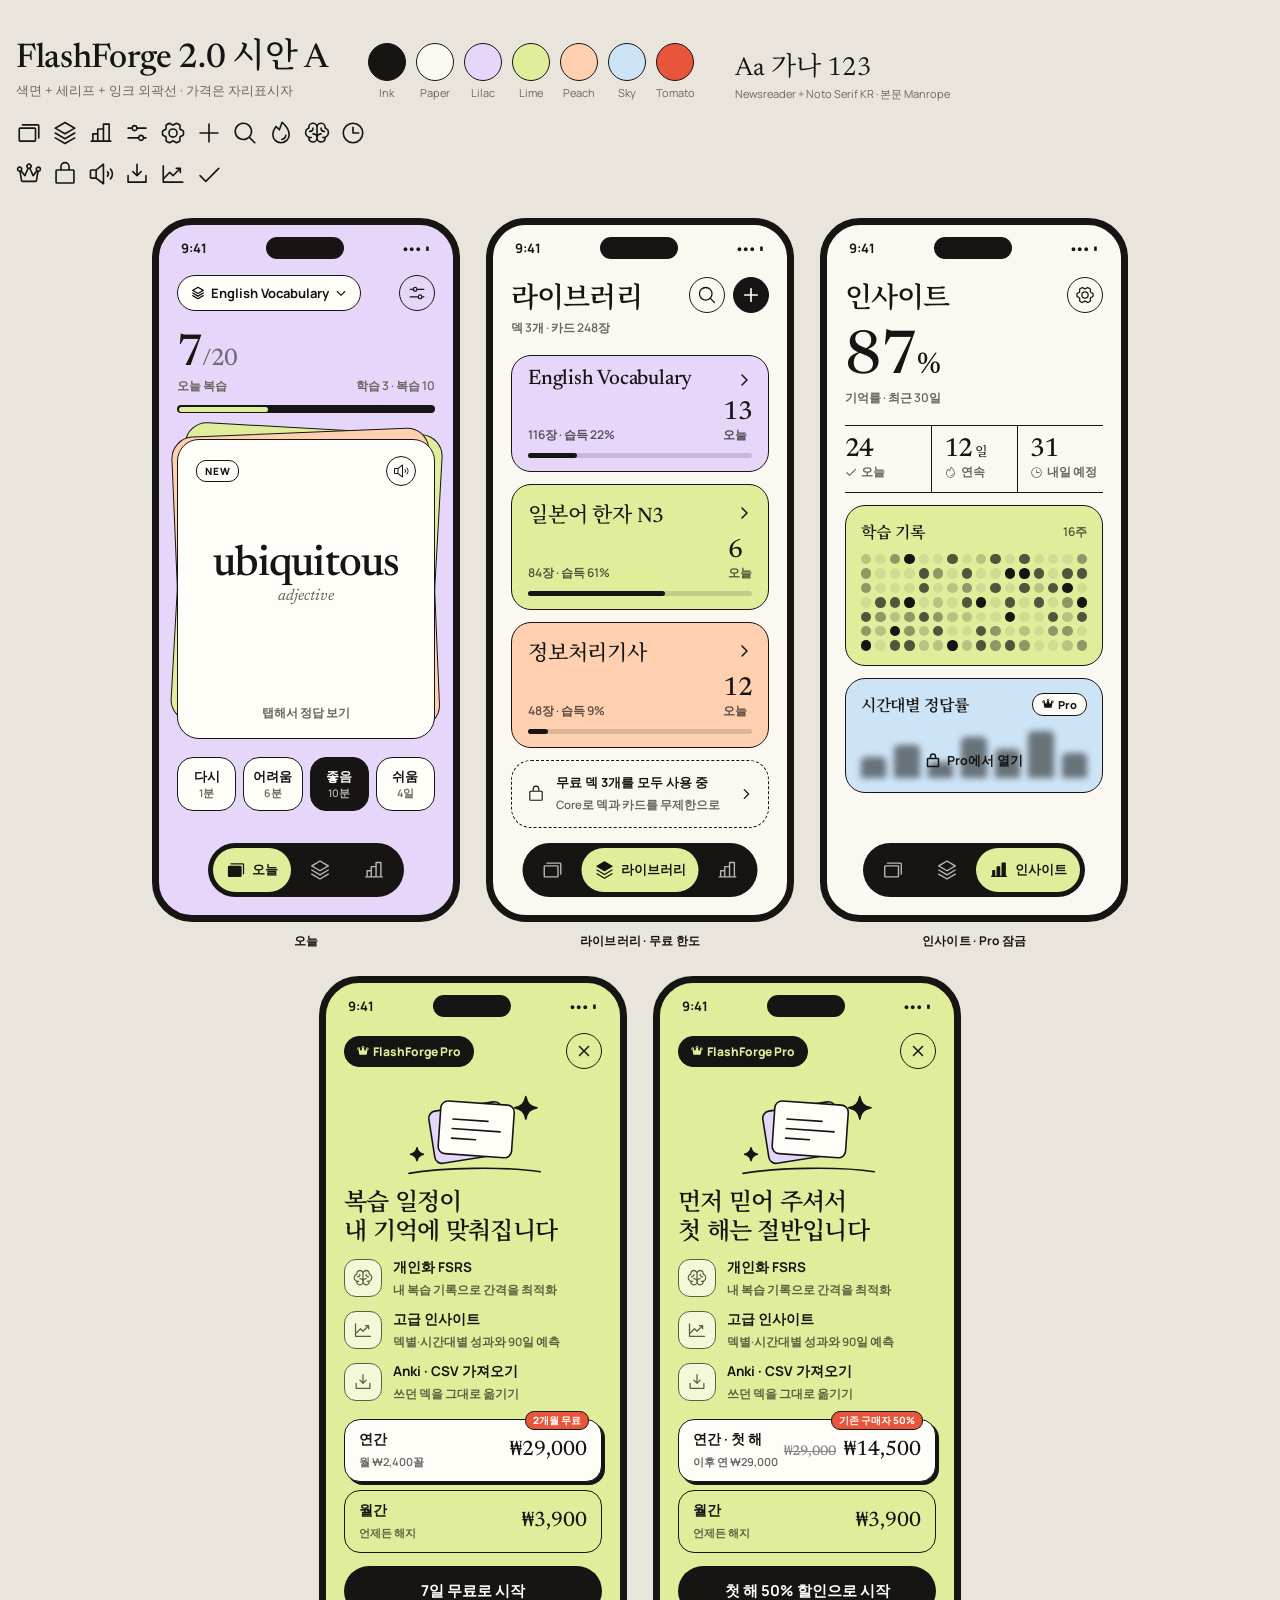
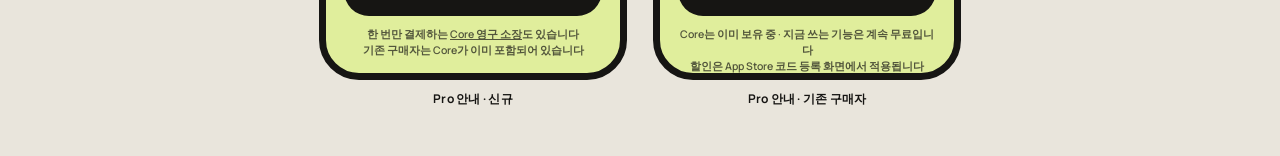
<file: Design/2.0-concept-A.html>
<!doctype html><html lang="ko"><head><meta charset="utf-8"><meta name="viewport" content="width=device-width,initial-scale=1">
<title>FlashForge 2.0 시안</title>
<link rel="preconnect" href="https://fonts.googleapis.com"><link rel="preconnect" href="https://fonts.gstatic.com" crossorigin>
<link href="https://fonts.googleapis.com/css2?family=Manrope:wght@500;600;700;800&family=Newsreader:ital,opsz,wght@0,6..72,400;0,6..72,500;1,6..72,400&family=Noto+Serif+KR:wght@500;600&display=swap" rel="stylesheet">
<style>
:root{--ink:#161513;--paper:#FBF8F1;--white:#FFFDF8;--lilac:#E6D6FA;--lime:#E0EE9C;--peach:#FFD0B0;--sky:#CDE4F7;--tomato:#E8553A;--mute:#6B665E}
*{box-sizing:border-box;margin:0}
body{background:#E9E5DC;color:var(--ink);font-family:Manrope,-apple-system,"Apple SD Gothic Neo",sans-serif;padding:28px 16px 48px}
.wrap{max-width:1700px;margin:0 auto}
.top{display:flex;flex-wrap:wrap;gap:20px 40px;align-items:flex-end;margin-bottom:26px}
.title{font-family:Newsreader,"Noto Serif KR",serif;font-size:34px;font-weight:500;letter-spacing:-.01em}
.sub{font-size:13px;color:var(--mute);margin-top:4px}
.sws{display:flex;gap:10px}.sw{font-size:11px;color:var(--mute);text-align:center}.sw i{display:block;width:38px;height:38px;border-radius:50%;border:1.5px solid var(--ink);margin-bottom:4px}
.icons{display:flex;flex-wrap:wrap;gap:10px;max-width:380px}
.type{font-family:Newsreader,"Noto Serif KR",serif;font-size:26px;line-height:1.1}.type small{display:block;font-family:Manrope,sans-serif;font-size:11px;color:var(--mute);margin-top:4px}
.phones{display:flex;flex-wrap:wrap;gap:26px;justify-content:center}
.col{display:flex;flex-direction:column;gap:10px;align-items:center}.lab{font-size:12px;font-weight:700;letter-spacing:.02em}
.phone{position:relative;width:308px;height:704px;border-radius:40px;border:7px solid var(--ink);overflow:hidden}
.status{display:flex;justify-content:space-between;align-items:center;padding:12px 22px 0;font-size:13px;font-weight:700}
.isl{width:78px;height:22px;border-radius:12px;background:var(--ink)}.sr{font-size:9px;letter-spacing:1px}
.pad{padding:16px 18px}
.row{display:flex;align-items:center}.sb{justify-content:space-between}
.pill{display:inline-flex;align-items:center;gap:6px;height:36px;padding:0 13px;border:1.5px solid var(--ink);border-radius:18px;font-size:13px;font-weight:700;background:var(--white)}
.cbtn{width:36px;height:36px;border-radius:50%;border:1.5px solid var(--ink);display:grid;place-items:center;background:transparent}
.cbtn.sm{width:30px;height:30px}.cbtn.fill{background:var(--ink);color:var(--white)}
.num{font-family:Newsreader,serif;font-weight:500;letter-spacing:-.02em}
.num small{font-family:"Noto Serif KR",serif;font-size:.5em;margin-left:2px}
.cap{font-size:12px;color:var(--mute);font-weight:600;display:flex;align-items:center;gap:4px}.cap.ink{color:var(--ink);opacity:.7}
.track{height:8px;border-radius:4px;background:var(--ink);margin-top:10px;padding:1.5px}.track i{display:block;height:100%;border-radius:3px;background:var(--lime)}
.track.thin{height:5px;background:rgba(22,21,19,.15);padding:0;margin-top:9px}
.stackwrap{position:relative;margin-top:26px;height:300px}
.sheet,.card{position:absolute;inset:0;border:1.5px solid var(--ink);border-radius:22px;background:var(--white)}
.s1{transform:rotate(-2.4deg) translateY(-7px);background:var(--peach)}.s2{transform:rotate(3.2deg) translateY(-11px);background:var(--lime)}
.card{padding:16px 18px;display:flex;flex-direction:column}
.tag{font-size:10px;font-weight:800;letter-spacing:.08em;border:1.5px solid var(--ink);border-radius:10px;padding:3px 8px}
.word{font-family:Newsreader,"Noto Serif KR",serif;font-size:42px;font-weight:500;letter-spacing:-.02em;margin-top:58px;text-align:center}
.pos{font-family:Newsreader,serif;font-style:italic;font-size:16px;color:var(--mute);text-align:center;margin-top:2px}
.hint{margin-top:auto;text-align:center;font-size:12px;color:var(--mute);font-weight:600}
.grades{display:grid;grid-template-columns:repeat(4,1fr);gap:7px;margin-top:18px}
.g{height:54px;border:1.5px solid var(--ink);border-radius:16px;display:flex;flex-direction:column;align-items:center;justify-content:center;background:var(--white)}
.g b{font-size:13px}.g span{font-size:10.5px;color:var(--mute);font-weight:600}
.g.on{background:var(--ink);color:var(--white)}.g.on span{color:rgba(255,253,248,.65)}
.tab{position:absolute;left:50%;bottom:18px;transform:translateX(-50%);display:flex;gap:4px;padding:5px;border-radius:30px;background:var(--ink);color:var(--white)}
.ti{height:44px;min-width:50px;border-radius:22px;display:flex;align-items:center;justify-content:center;gap:6px;padding:0 13px;font-size:12.5px;font-weight:700;opacity:.7;white-space:nowrap}
.ti.on{background:var(--lime);color:var(--ink);opacity:1}
.h1{font-family:"Noto Serif KR",Newsreader,serif;font-size:28px;font-weight:600;letter-spacing:-.03em}
.h3{font-family:"Noto Serif KR",serif;font-size:16px;font-weight:600;letter-spacing:-.02em}
.deck{border:1.5px solid var(--ink);border-radius:20px;padding:13px 16px 13px}
.dtitle{font-family:Newsreader,"Noto Serif KR",serif;font-size:21px;font-weight:500;letter-spacing:-.01em}
.limit{display:flex;align-items:center;gap:11px;border:1.5px dashed var(--ink);border-radius:20px;padding:13px 15px}
.limit div{flex:1}.limit b{display:block;font-size:12.5px}.limit span{font-size:11.5px;color:var(--mute);font-weight:600}
.stats{display:grid;grid-template-columns:repeat(3,1fr);margin-top:18px;border-top:1.5px solid var(--ink);border-bottom:1.5px solid var(--ink)}
.stats>div{padding:11px 0 11px 12px;border-left:1.5px solid var(--ink)}.stats>div:first-child{border-left:0;padding-left:0}
.stats .num{font-size:26px}
.block{position:relative;border:1.5px solid var(--ink);border-radius:20px;padding:14px 15px;margin-top:12px;overflow:hidden}
.dots{display:grid;grid-template-columns:repeat(16,1fr);gap:4px;margin-top:11px}.dots i{aspect-ratio:1;border-radius:50%;background:var(--ink)}
.bars{display:flex;align-items:flex-end;gap:8px;height:52px;margin-top:10px;filter:blur(3px);opacity:.55}.bars i{flex:1;background:var(--ink);border-radius:5px 5px 0 0}
.veil{position:absolute;left:0;right:0;bottom:22px;display:flex;justify-content:center;align-items:center;gap:6px;font-size:12.5px;font-weight:700}
.pro{display:inline-flex;align-items:center;gap:4px;font-size:11px;font-weight:800;border:1.5px solid var(--ink);border-radius:11px;padding:3px 9px;background:var(--white)}
.pro.solid{background:var(--ink);color:var(--lime);font-size:12px;padding:6px 12px;border-radius:15px}
.feat{display:flex;gap:11px;align-items:center}.fi{width:38px;height:38px;border-radius:12px;border:1.5px solid var(--ink);display:grid;place-items:center;background:var(--white);flex:none}
.feat b{display:block;font-size:13.5px}.feat span{font-size:11.5px;font-weight:600;opacity:.65}
.plans{display:grid;gap:8px;margin-top:16px}
.plan{position:relative;display:flex;justify-content:space-between;align-items:center;border:1.5px solid var(--ink);border-radius:16px;padding:10px 14px;background:transparent}
.plan.on{background:var(--white);box-shadow:3px 3px 0 var(--ink)}
.plan b{display:block;font-size:13.5px}.plan span{font-size:11px;font-weight:600;opacity:.65}
.price{font-family:Newsreader,serif;font-size:21px;font-weight:500}.price s{font-size:14px;opacity:.5;margin-right:3px}
.plan em{position:absolute;top:-9px;right:12px;font-style:normal;font-size:10px;font-weight:800;background:var(--tomato);color:#fff;border:1.5px solid var(--ink);border-radius:9px;padding:1px 7px}
.cta{margin-top:13px;height:50px;border-radius:25px;background:var(--ink);color:var(--white);display:grid;place-items:center;font-size:15px;font-weight:700}
.fine{margin-top:10px;text-align:center;font-size:10.5px;line-height:1.55;font-weight:600;opacity:.7}
</style></head><body><div class="wrap">
<div class="top">
  <div><div class="title">FlashForge 2.0 시안 A</div><div class="sub">색면 + 세리프 + 잉크 외곽선 · 가격은 자리표시자</div></div>
  <div class="sws"><div class="sw"><i style="background:var(--ink)"></i><span>Ink</span></div><div class="sw"><i style="background:var(--paper)"></i><span>Paper</span></div><div class="sw"><i style="background:var(--lilac)"></i><span>Lilac</span></div><div class="sw"><i style="background:var(--lime)"></i><span>Lime</span></div><div class="sw"><i style="background:var(--peach)"></i><span>Peach</span></div><div class="sw"><i style="background:var(--sky)"></i><span>Sky</span></div><div class="sw"><i style="background:var(--tomato)"></i><span>Tomato</span></div></div>
  <div class="type">Aa 가나 123<small>Newsreader + Noto Serif KR · 본문 Manrope</small></div>
  <div class="icons"><span><svg xmlns="http://www.w3.org/2000/svg" viewBox="0 0 256 256" width="26" height="26" fill="currentColor" aria-hidden="true"><path d="M184,72H40A16,16,0,0,0,24,88V200a16,16,0,0,0,16,16H184a16,16,0,0,0,16-16V88A16,16,0,0,0,184,72Zm0,128H40V88H184V200ZM232,56V176a8,8,0,0,1-16,0V56H64a8,8,0,0,1,0-16H216A16,16,0,0,1,232,56Z"/></svg></span><span><svg xmlns="http://www.w3.org/2000/svg" viewBox="0 0 256 256" width="26" height="26" fill="currentColor" aria-hidden="true"><path d="M230.91,172A8,8,0,0,1,228,182.91l-96,56a8,8,0,0,1-8.06,0l-96-56A8,8,0,0,1,36,169.09l92,53.65,92-53.65A8,8,0,0,1,230.91,172ZM220,121.09l-92,53.65L36,121.09A8,8,0,0,0,28,134.91l96,56a8,8,0,0,0,8.06,0l96-56A8,8,0,1,0,220,121.09ZM24,80a8,8,0,0,1,4-6.91l96-56a8,8,0,0,1,8.06,0l96,56a8,8,0,0,1,0,13.82l-96,56a8,8,0,0,1-8.06,0l-96-56A8,8,0,0,1,24,80Zm23.88,0L128,126.74,208.12,80,128,33.26Z"/></svg></span><span><svg xmlns="http://www.w3.org/2000/svg" viewBox="0 0 256 256" width="26" height="26" fill="currentColor" aria-hidden="true"><path d="M224,200h-8V40a8,8,0,0,0-8-8H152a8,8,0,0,0-8,8V80H96a8,8,0,0,0-8,8v40H48a8,8,0,0,0-8,8v64H32a8,8,0,0,0,0,16H224a8,8,0,0,0,0-16ZM160,48h40V200H160ZM104,96h40V200H104ZM56,144H88v56H56Z"/></svg></span><span><svg xmlns="http://www.w3.org/2000/svg" viewBox="0 0 256 256" width="26" height="26" fill="currentColor" aria-hidden="true"><path d="M40,88H73a32,32,0,0,0,62,0h81a8,8,0,0,0,0-16H135a32,32,0,0,0-62,0H40a8,8,0,0,0,0,16Zm64-24A16,16,0,1,1,88,80,16,16,0,0,1,104,64ZM216,168H199a32,32,0,0,0-62,0H40a8,8,0,0,0,0,16h97a32,32,0,0,0,62,0h17a8,8,0,0,0,0-16Zm-48,24a16,16,0,1,1,16-16A16,16,0,0,1,168,192Z"/></svg></span><span><svg xmlns="http://www.w3.org/2000/svg" viewBox="0 0 256 256" width="26" height="26" fill="currentColor" aria-hidden="true"><path d="M128,80a48,48,0,1,0,48,48A48.05,48.05,0,0,0,128,80Zm0,80a32,32,0,1,1,32-32A32,32,0,0,1,128,160Zm109.94-52.79a8,8,0,0,0-3.89-5.4l-29.83-17-.12-33.62a8,8,0,0,0-2.83-6.08,111.91,111.91,0,0,0-36.72-20.67,8,8,0,0,0-6.46.59L128,41.85,97.88,25a8,8,0,0,0-6.47-.6A112.1,112.1,0,0,0,54.73,45.15a8,8,0,0,0-2.83,6.07l-.15,33.65-29.83,17a8,8,0,0,0-3.89,5.4,106.47,106.47,0,0,0,0,41.56,8,8,0,0,0,3.89,5.4l29.83,17,.12,33.62a8,8,0,0,0,2.83,6.08,111.91,111.91,0,0,0,36.72,20.67,8,8,0,0,0,6.46-.59L128,214.15,158.12,231a7.91,7.91,0,0,0,3.9,1,8.09,8.09,0,0,0,2.57-.42,112.1,112.1,0,0,0,36.68-20.73,8,8,0,0,0,2.83-6.07l.15-33.65,29.83-17a8,8,0,0,0,3.89-5.4A106.47,106.47,0,0,0,237.94,107.21Zm-15,34.91-28.57,16.25a8,8,0,0,0-3,3c-.58,1-1.19,2.06-1.81,3.06a7.94,7.94,0,0,0-1.22,4.21l-.15,32.25a95.89,95.89,0,0,1-25.37,14.3L134,199.13a8,8,0,0,0-3.91-1h-.19c-1.21,0-2.43,0-3.64,0a8.08,8.08,0,0,0-4.1,1l-28.84,16.1A96,96,0,0,1,67.88,201l-.11-32.2a8,8,0,0,0-1.22-4.22c-.62-1-1.23-2-1.8-3.06a8.09,8.09,0,0,0-3-3.06l-28.6-16.29a90.49,90.49,0,0,1,0-28.26L61.67,97.63a8,8,0,0,0,3-3c.58-1,1.19-2.06,1.81-3.06a7.94,7.94,0,0,0,1.22-4.21l.15-32.25a95.89,95.89,0,0,1,25.37-14.3L122,56.87a8,8,0,0,0,4.1,1c1.21,0,2.43,0,3.64,0a8.08,8.08,0,0,0,4.1-1l28.84-16.1A96,96,0,0,1,188.12,55l.11,32.2a8,8,0,0,0,1.22,4.22c.62,1,1.23,2,1.8,3.06a8.09,8.09,0,0,0,3,3.06l28.6,16.29A90.49,90.49,0,0,1,222.9,142.12Z"/></svg></span><span><svg xmlns="http://www.w3.org/2000/svg" viewBox="0 0 256 256" width="26" height="26" fill="currentColor" aria-hidden="true"><path d="M224,128a8,8,0,0,1-8,8H136v80a8,8,0,0,1-16,0V136H40a8,8,0,0,1,0-16h80V40a8,8,0,0,1,16,0v80h80A8,8,0,0,1,224,128Z"/></svg></span><span><svg xmlns="http://www.w3.org/2000/svg" viewBox="0 0 256 256" width="26" height="26" fill="currentColor" aria-hidden="true"><path d="M229.66,218.34l-50.07-50.06a88.11,88.11,0,1,0-11.31,11.31l50.06,50.07a8,8,0,0,0,11.32-11.32ZM40,112a72,72,0,1,1,72,72A72.08,72.08,0,0,1,40,112Z"/></svg></span><span><svg xmlns="http://www.w3.org/2000/svg" viewBox="0 0 256 256" width="26" height="26" fill="currentColor" aria-hidden="true"><path d="M183.89,153.34a57.6,57.6,0,0,1-46.56,46.55A8.75,8.75,0,0,1,136,200a8,8,0,0,1-1.32-15.89c16.57-2.79,30.63-16.85,33.44-33.45a8,8,0,0,1,15.78,2.68ZM216,144a88,88,0,0,1-176,0c0-27.92,11-56.47,32.66-84.85a8,8,0,0,1,11.93-.89l24.12,23.41,22-60.41a8,8,0,0,1,12.63-3.41C165.21,36,216,84.55,216,144Zm-16,0c0-46.09-35.79-85.92-58.21-106.33L119.52,98.74a8,8,0,0,1-13.09,3L80.06,76.16C64.09,99.21,56,122,56,144a72,72,0,0,0,144,0Z"/></svg></span><span><svg xmlns="http://www.w3.org/2000/svg" viewBox="0 0 256 256" width="26" height="26" fill="currentColor" aria-hidden="true"><path d="M248,124a56.11,56.11,0,0,0-32-50.61V72a48,48,0,0,0-88-26.49A48,48,0,0,0,40,72v1.39a56,56,0,0,0,0,101.2V176a48,48,0,0,0,88,26.49A48,48,0,0,0,216,176v-1.41A56.09,56.09,0,0,0,248,124ZM88,208a32,32,0,0,1-31.81-28.56A55.87,55.87,0,0,0,64,180h8a8,8,0,0,0,0-16H64A40,40,0,0,1,50.67,86.27,8,8,0,0,0,56,78.73V72a32,32,0,0,1,64,0v68.26A47.8,47.8,0,0,0,88,128a8,8,0,0,0,0,16,32,32,0,0,1,0,64Zm104-44h-8a8,8,0,0,0,0,16h8a55.87,55.87,0,0,0,7.81-.56A32,32,0,1,1,168,144a8,8,0,0,0,0-16,47.8,47.8,0,0,0-32,12.26V72a32,32,0,0,1,64,0v6.73a8,8,0,0,0,5.33,7.54A40,40,0,0,1,192,164Zm16-52a8,8,0,0,1-8,8h-4a36,36,0,0,1-36-36V80a8,8,0,0,1,16,0v4a20,20,0,0,0,20,20h4A8,8,0,0,1,208,112ZM60,120H56a8,8,0,0,1,0-16h4A20,20,0,0,0,80,84V80a8,8,0,0,1,16,0v4A36,36,0,0,1,60,120Z"/></svg></span><span><svg xmlns="http://www.w3.org/2000/svg" viewBox="0 0 256 256" width="26" height="26" fill="currentColor" aria-hidden="true"><path d="M128,24A104,104,0,1,0,232,128,104.11,104.11,0,0,0,128,24Zm0,192a88,88,0,1,1,88-88A88.1,88.1,0,0,1,128,216Zm64-88a8,8,0,0,1-8,8H128a8,8,0,0,1-8-8V72a8,8,0,0,1,16,0v48h48A8,8,0,0,1,192,128Z"/></svg></span><span><svg xmlns="http://www.w3.org/2000/svg" viewBox="0 0 256 256" width="26" height="26" fill="currentColor" aria-hidden="true"><path d="M248,80a28,28,0,1,0-51.12,15.77l-26.79,33L146,73.4a28,28,0,1,0-36.06,0L85.91,128.74l-26.79-33a28,28,0,1,0-26.6,12L47,194.63A16,16,0,0,0,62.78,208H193.22A16,16,0,0,0,209,194.63l14.47-86.85A28,28,0,0,0,248,80ZM128,40a12,12,0,1,1-12,12A12,12,0,0,1,128,40ZM24,80A12,12,0,1,1,36,92,12,12,0,0,1,24,80ZM193.22,192H62.78L48.86,108.52,81.79,149A8,8,0,0,0,88,152a7.83,7.83,0,0,0,1.08-.07,8,8,0,0,0,6.26-4.74l29.3-67.4a27,27,0,0,0,6.72,0l29.3,67.4a8,8,0,0,0,6.26,4.74A7.83,7.83,0,0,0,168,152a8,8,0,0,0,6.21-3l32.93-40.52ZM220,92a12,12,0,1,1,12-12A12,12,0,0,1,220,92Z"/></svg></span><span><svg xmlns="http://www.w3.org/2000/svg" viewBox="0 0 256 256" width="26" height="26" fill="currentColor" aria-hidden="true"><path d="M208,80H176V56a48,48,0,0,0-96,0V80H48A16,16,0,0,0,32,96V208a16,16,0,0,0,16,16H208a16,16,0,0,0,16-16V96A16,16,0,0,0,208,80ZM96,56a32,32,0,0,1,64,0V80H96ZM208,208H48V96H208V208Z"/></svg></span><span><svg xmlns="http://www.w3.org/2000/svg" viewBox="0 0 256 256" width="26" height="26" fill="currentColor" aria-hidden="true"><path d="M155.51,24.81a8,8,0,0,0-8.42.88L77.25,80H32A16,16,0,0,0,16,96v64a16,16,0,0,0,16,16H77.25l69.84,54.31A8,8,0,0,0,160,224V32A8,8,0,0,0,155.51,24.81ZM32,96H72v64H32ZM144,207.64,88,164.09V91.91l56-43.55Zm54-106.08a40,40,0,0,1,0,52.88,8,8,0,0,1-12-10.58,24,24,0,0,0,0-31.72,8,8,0,0,1,12-10.58ZM248,128a79.9,79.9,0,0,1-20.37,53.34,8,8,0,0,1-11.92-10.67,64,64,0,0,0,0-85.33,8,8,0,1,1,11.92-10.67A79.83,79.83,0,0,1,248,128Z"/></svg></span><span><svg xmlns="http://www.w3.org/2000/svg" viewBox="0 0 256 256" width="26" height="26" fill="currentColor" aria-hidden="true"><path d="M224,144v64a8,8,0,0,1-8,8H40a8,8,0,0,1-8-8V144a8,8,0,0,1,16,0v56H208V144a8,8,0,0,1,16,0Zm-101.66,5.66a8,8,0,0,0,11.32,0l40-40a8,8,0,0,0-11.32-11.32L136,124.69V32a8,8,0,0,0-16,0v92.69L93.66,98.34a8,8,0,0,0-11.32,11.32Z"/></svg></span><span><svg xmlns="http://www.w3.org/2000/svg" viewBox="0 0 256 256" width="26" height="26" fill="currentColor" aria-hidden="true"><path d="M232,208a8,8,0,0,1-8,8H32a8,8,0,0,1-8-8V48a8,8,0,0,1,16,0V156.69l50.34-50.35a8,8,0,0,1,11.32,0L128,132.69,180.69,80H160a8,8,0,0,1,0-16h40a8,8,0,0,1,8,8v40a8,8,0,0,1-16,0V91.31l-58.34,58.35a8,8,0,0,1-11.32,0L96,123.31l-56,56V200H224A8,8,0,0,1,232,208Z"/></svg></span><span><svg xmlns="http://www.w3.org/2000/svg" viewBox="0 0 256 256" width="26" height="26" fill="currentColor" aria-hidden="true"><path d="M229.66,77.66l-128,128a8,8,0,0,1-11.32,0l-56-56a8,8,0,0,1,11.32-11.32L96,188.69,218.34,66.34a8,8,0,0,1,11.32,11.32Z"/></svg></span></div>
</div>
<div class="phones">
  <div class="col">
<div class="phone" style="background:var(--lilac)">
  <div class="status"><span>9:41</span><span class="isl"></span><span class="sr">●●● ▮</span></div>
  <div class="pad">
    <div class="row sb">
      <div class="pill"><svg xmlns="http://www.w3.org/2000/svg" viewBox="0 0 256 256" width="14" height="14" fill="currentColor" aria-hidden="true"><path d="M234.36,170A12,12,0,0,1,230,186.37l-96,56a12,12,0,0,1-12.1,0l-96-56a12,12,0,0,1,12.09-20.74l90,52.48L218,165.63A12,12,0,0,1,234.36,170ZM218,117.63,128,170.11,38.05,117.63A12,12,0,0,0,26,138.37l96,56a12,12,0,0,0,12.1,0l96-56A12,12,0,0,0,218,117.63ZM20,80a12,12,0,0,1,6-10.37l96-56a12.06,12.06,0,0,1,12.1,0l96,56a12,12,0,0,1,0,20.74l-96,56a12,12,0,0,1-12.1,0l-96-56A12,12,0,0,1,20,80Zm35.82,0L128,122.11,200.18,80,128,37.89Z"/></svg><span>English Vocabulary</span><svg xmlns="http://www.w3.org/2000/svg" viewBox="0 0 256 256" width="12" height="12" fill="currentColor" aria-hidden="true"><path d="M216.49,104.49l-80,80a12,12,0,0,1-17,0l-80-80a12,12,0,0,1,17-17L128,159l71.51-71.52a12,12,0,0,1,17,17Z"/></svg></div>
      <div class="cbtn"><svg xmlns="http://www.w3.org/2000/svg" viewBox="0 0 256 256" width="20" height="20" fill="currentColor" aria-hidden="true"><path d="M40,88H73a32,32,0,0,0,62,0h81a8,8,0,0,0,0-16H135a32,32,0,0,0-62,0H40a8,8,0,0,0,0,16Zm64-24A16,16,0,1,1,88,80,16,16,0,0,1,104,64ZM216,168H199a32,32,0,0,0-62,0H40a8,8,0,0,0,0,16h97a32,32,0,0,0,62,0h17a8,8,0,0,0,0-16Zm-48,24a16,16,0,1,1,16-16A16,16,0,0,1,168,192Z"/></svg></div>
    </div>
    <div class="row sb" style="margin-top:22px;align-items:flex-end">
      <div><span class="num" style="font-size:44px">7</span><span class="num" style="font-size:24px;opacity:.55">/20</span><div class="cap">오늘 복습</div></div>
      <div class="cap" style="text-align:right">학습 3 · 복습 10</div>
    </div>
    <div class="track"><i style="width:35%"></i></div>
    <div class="stackwrap">
      <div class="sheet s2"></div><div class="sheet s1"></div>
      <div class="card">
        <div class="row sb"><span class="tag">NEW</span><span class="cbtn sm"><svg xmlns="http://www.w3.org/2000/svg" viewBox="0 0 256 256" width="16" height="16" fill="currentColor" aria-hidden="true"><path d="M155.51,24.81a8,8,0,0,0-8.42.88L77.25,80H32A16,16,0,0,0,16,96v64a16,16,0,0,0,16,16H77.25l69.84,54.31A8,8,0,0,0,160,224V32A8,8,0,0,0,155.51,24.81ZM32,96H72v64H32ZM144,207.64,88,164.09V91.91l56-43.55Zm54-106.08a40,40,0,0,1,0,52.88,8,8,0,0,1-12-10.58,24,24,0,0,0,0-31.72,8,8,0,0,1,12-10.58ZM248,128a79.9,79.9,0,0,1-20.37,53.34,8,8,0,0,1-11.92-10.67,64,64,0,0,0,0-85.33,8,8,0,1,1,11.92-10.67A79.83,79.83,0,0,1,248,128Z"/></svg></span></div>
        <div class="word">ubiquitous</div>
        <div class="pos">adjective</div>
        <div class="hint">탭해서 정답 보기</div>
      </div>
    </div>
    <div class="grades">
      <div class="g"><b>다시</b><span>1분</span></div>
      <div class="g"><b>어려움</b><span>6분</span></div>
      <div class="g on"><b>좋음</b><span>10분</span></div>
      <div class="g"><b>쉬움</b><span>4일</span></div>
    </div>
  </div>
  <div class="tab"><div class="ti on"><svg xmlns="http://www.w3.org/2000/svg" viewBox="0 0 256 256" width="20" height="20" fill="currentColor" aria-hidden="true"><path d="M200,88V200a16,16,0,0,1-16,16H40a16,16,0,0,1-16-16V88A16,16,0,0,1,40,72H184A16,16,0,0,1,200,88Zm16-48H64a8,8,0,0,0,0,16H216V176a8,8,0,0,0,16,0V56A16,16,0,0,0,216,40Z"/></svg><span>오늘</span></div><div class="ti"><svg xmlns="http://www.w3.org/2000/svg" viewBox="0 0 256 256" width="22" height="22" fill="currentColor" aria-hidden="true"><path d="M230.91,172A8,8,0,0,1,228,182.91l-96,56a8,8,0,0,1-8.06,0l-96-56A8,8,0,0,1,36,169.09l92,53.65,92-53.65A8,8,0,0,1,230.91,172ZM220,121.09l-92,53.65L36,121.09A8,8,0,0,0,28,134.91l96,56a8,8,0,0,0,8.06,0l96-56A8,8,0,1,0,220,121.09ZM24,80a8,8,0,0,1,4-6.91l96-56a8,8,0,0,1,8.06,0l96,56a8,8,0,0,1,0,13.82l-96,56a8,8,0,0,1-8.06,0l-96-56A8,8,0,0,1,24,80Zm23.88,0L128,126.74,208.12,80,128,33.26Z"/></svg></div><div class="ti"><svg xmlns="http://www.w3.org/2000/svg" viewBox="0 0 256 256" width="22" height="22" fill="currentColor" aria-hidden="true"><path d="M224,200h-8V40a8,8,0,0,0-8-8H152a8,8,0,0,0-8,8V80H96a8,8,0,0,0-8,8v40H48a8,8,0,0,0-8,8v64H32a8,8,0,0,0,0,16H224a8,8,0,0,0,0-16ZM160,48h40V200H160ZM104,96h40V200H104ZM56,144H88v56H56Z"/></svg></div></div>
</div><div class="lab">오늘</div></div>
  <div class="col">
<div class="phone" style="background:var(--paper)">
  <div class="status"><span>9:41</span><span class="isl"></span><span class="sr">●●● ▮</span></div>
  <div class="pad">
    <div class="row sb"><div class="h1">라이브러리</div>
      <div class="row" style="gap:8px"><div class="cbtn"><svg xmlns="http://www.w3.org/2000/svg" viewBox="0 0 256 256" width="20" height="20" fill="currentColor" aria-hidden="true"><path d="M229.66,218.34l-50.07-50.06a88.11,88.11,0,1,0-11.31,11.31l50.06,50.07a8,8,0,0,0,11.32-11.32ZM40,112a72,72,0,1,1,72,72A72.08,72.08,0,0,1,40,112Z"/></svg></div><div class="cbtn fill"><svg xmlns="http://www.w3.org/2000/svg" viewBox="0 0 256 256" width="18" height="18" fill="currentColor" aria-hidden="true"><path d="M228,128a12,12,0,0,1-12,12H140v76a12,12,0,0,1-24,0V140H40a12,12,0,0,1,0-24h76V40a12,12,0,0,1,24,0v76h76A12,12,0,0,1,228,128Z"/></svg></div></div>
    </div>
    <div class="cap" style="margin-top:4px">덱 3개 · 카드 248장</div>
    <div style="margin-top:18px;display:grid;gap:12px">
      <div class="deck" style="background:var(--lilac)">
      <div class="row sb"><div class="dtitle">English Vocabulary</div><svg xmlns="http://www.w3.org/2000/svg" viewBox="0 0 256 256" width="16" height="16" fill="currentColor" aria-hidden="true"><path d="M184.49,136.49l-80,80a12,12,0,0,1-17-17L159,128,87.51,56.49a12,12,0,1,1,17-17l80,80A12,12,0,0,1,184.49,136.49Z"/></svg></div>
      <div class="row sb" style="margin-top:10px;align-items:flex-end">
        <div class="cap ink">116장 · 습득 22%</div>
        <div class="due"><span class="num" style="font-size:26px">13</span><span class="cap ink"> 오늘</span></div>
      </div>
      <div class="track thin"><i style="width:22%;background:var(--ink)"></i></div>
    </div>
      <div class="deck" style="background:var(--lime)">
      <div class="row sb"><div class="dtitle">일본어 한자 N3</div><svg xmlns="http://www.w3.org/2000/svg" viewBox="0 0 256 256" width="16" height="16" fill="currentColor" aria-hidden="true"><path d="M184.49,136.49l-80,80a12,12,0,0,1-17-17L159,128,87.51,56.49a12,12,0,1,1,17-17l80,80A12,12,0,0,1,184.49,136.49Z"/></svg></div>
      <div class="row sb" style="margin-top:10px;align-items:flex-end">
        <div class="cap ink">84장 · 습득 61%</div>
        <div class="due"><span class="num" style="font-size:26px">6</span><span class="cap ink"> 오늘</span></div>
      </div>
      <div class="track thin"><i style="width:61%;background:var(--ink)"></i></div>
    </div>
      <div class="deck" style="background:var(--peach)">
      <div class="row sb"><div class="dtitle">정보처리기사</div><svg xmlns="http://www.w3.org/2000/svg" viewBox="0 0 256 256" width="16" height="16" fill="currentColor" aria-hidden="true"><path d="M184.49,136.49l-80,80a12,12,0,0,1-17-17L159,128,87.51,56.49a12,12,0,1,1,17-17l80,80A12,12,0,0,1,184.49,136.49Z"/></svg></div>
      <div class="row sb" style="margin-top:10px;align-items:flex-end">
        <div class="cap ink">48장 · 습득 9%</div>
        <div class="due"><span class="num" style="font-size:26px">12</span><span class="cap ink"> 오늘</span></div>
      </div>
      <div class="track thin"><i style="width:9%;background:var(--ink)"></i></div>
    </div>
      <div class="limit"><svg xmlns="http://www.w3.org/2000/svg" viewBox="0 0 256 256" width="18" height="18" fill="currentColor" aria-hidden="true"><path d="M208,80H176V56a48,48,0,0,0-96,0V80H48A16,16,0,0,0,32,96V208a16,16,0,0,0,16,16H208a16,16,0,0,0,16-16V96A16,16,0,0,0,208,80ZM96,56a32,32,0,0,1,64,0V80H96ZM208,208H48V96H208V208Z"/></svg><div><b>무료 덱 3개를 모두 사용 중</b><span>Core로 덱과 카드를 무제한으로</span></div><svg xmlns="http://www.w3.org/2000/svg" viewBox="0 0 256 256" width="14" height="14" fill="currentColor" aria-hidden="true"><path d="M184.49,136.49l-80,80a12,12,0,0,1-17-17L159,128,87.51,56.49a12,12,0,1,1,17-17l80,80A12,12,0,0,1,184.49,136.49Z"/></svg></div>
    </div>
  </div>
  <div class="tab"><div class="ti"><svg xmlns="http://www.w3.org/2000/svg" viewBox="0 0 256 256" width="22" height="22" fill="currentColor" aria-hidden="true"><path d="M184,72H40A16,16,0,0,0,24,88V200a16,16,0,0,0,16,16H184a16,16,0,0,0,16-16V88A16,16,0,0,0,184,72Zm0,128H40V88H184V200ZM232,56V176a8,8,0,0,1-16,0V56H64a8,8,0,0,1,0-16H216A16,16,0,0,1,232,56Z"/></svg></div><div class="ti on"><svg xmlns="http://www.w3.org/2000/svg" viewBox="0 0 256 256" width="20" height="20" fill="currentColor" aria-hidden="true"><path d="M220,169.09l-92,53.65L36,169.09A8,8,0,0,0,28,182.91l96,56a8,8,0,0,0,8.06,0l96-56A8,8,0,1,0,220,169.09Z"/><path d="M220,121.09l-92,53.65L36,121.09A8,8,0,0,0,28,134.91l96,56a8,8,0,0,0,8.06,0l96-56A8,8,0,1,0,220,121.09Z"/><path d="M28,86.91l96,56a8,8,0,0,0,8.06,0l96-56a8,8,0,0,0,0-13.82l-96-56a8,8,0,0,0-8.06,0l-96,56a8,8,0,0,0,0,13.82Z"/></svg><span>라이브러리</span></div><div class="ti"><svg xmlns="http://www.w3.org/2000/svg" viewBox="0 0 256 256" width="22" height="22" fill="currentColor" aria-hidden="true"><path d="M224,200h-8V40a8,8,0,0,0-8-8H152a8,8,0,0,0-8,8V80H96a8,8,0,0,0-8,8v40H48a8,8,0,0,0-8,8v64H32a8,8,0,0,0,0,16H224a8,8,0,0,0,0-16ZM160,48h40V200H160ZM104,96h40V200H104ZM56,144H88v56H56Z"/></svg></div></div>
</div><div class="lab">라이브러리 · 무료 한도</div></div>
  <div class="col">
<div class="phone" style="background:var(--paper)">
  <div class="status"><span>9:41</span><span class="isl"></span><span class="sr">●●● ▮</span></div>
  <div class="pad">
    <div class="row sb"><div class="h1">인사이트</div><div class="cbtn"><svg xmlns="http://www.w3.org/2000/svg" viewBox="0 0 256 256" width="20" height="20" fill="currentColor" aria-hidden="true"><path d="M128,80a48,48,0,1,0,48,48A48.05,48.05,0,0,0,128,80Zm0,80a32,32,0,1,1,32-32A32,32,0,0,1,128,160Zm109.94-52.79a8,8,0,0,0-3.89-5.4l-29.83-17-.12-33.62a8,8,0,0,0-2.83-6.08,111.91,111.91,0,0,0-36.72-20.67,8,8,0,0,0-6.46.59L128,41.85,97.88,25a8,8,0,0,0-6.47-.6A112.1,112.1,0,0,0,54.73,45.15a8,8,0,0,0-2.83,6.07l-.15,33.65-29.83,17a8,8,0,0,0-3.89,5.4,106.47,106.47,0,0,0,0,41.56,8,8,0,0,0,3.89,5.4l29.83,17,.12,33.62a8,8,0,0,0,2.83,6.08,111.91,111.91,0,0,0,36.72,20.67,8,8,0,0,0,6.46-.59L128,214.15,158.12,231a7.91,7.91,0,0,0,3.9,1,8.09,8.09,0,0,0,2.57-.42,112.1,112.1,0,0,0,36.68-20.73,8,8,0,0,0,2.83-6.07l.15-33.65,29.83-17a8,8,0,0,0,3.89-5.4A106.47,106.47,0,0,0,237.94,107.21Zm-15,34.91-28.57,16.25a8,8,0,0,0-3,3c-.58,1-1.19,2.06-1.81,3.06a7.94,7.94,0,0,0-1.22,4.21l-.15,32.25a95.89,95.89,0,0,1-25.37,14.3L134,199.13a8,8,0,0,0-3.91-1h-.19c-1.21,0-2.43,0-3.64,0a8.08,8.08,0,0,0-4.1,1l-28.84,16.1A96,96,0,0,1,67.88,201l-.11-32.2a8,8,0,0,0-1.22-4.22c-.62-1-1.23-2-1.8-3.06a8.09,8.09,0,0,0-3-3.06l-28.6-16.29a90.49,90.49,0,0,1,0-28.26L61.67,97.63a8,8,0,0,0,3-3c.58-1,1.19-2.06,1.81-3.06a7.94,7.94,0,0,0,1.22-4.21l.15-32.25a95.89,95.89,0,0,1,25.37-14.3L122,56.87a8,8,0,0,0,4.1,1c1.21,0,2.43,0,3.64,0a8.08,8.08,0,0,0,4.1-1l28.84-16.1A96,96,0,0,1,188.12,55l.11,32.2a8,8,0,0,0,1.22,4.22c.62,1,1.23,2,1.8,3.06a8.09,8.09,0,0,0,3,3.06l28.6,16.29A90.49,90.49,0,0,1,222.9,142.12Z"/></svg></div></div>
    <div style="margin-top:14px"><span class="num" style="font-size:60px;line-height:1">87</span><span class="num" style="font-size:30px">%</span>
      <div class="cap">기억률 · 최근 30일</div></div>
    <div class="stats">
      <div><span class="num">24</span><div class="cap"><svg xmlns="http://www.w3.org/2000/svg" viewBox="0 0 256 256" width="12" height="12" fill="currentColor" aria-hidden="true"><path d="M232.49,80.49l-128,128a12,12,0,0,1-17,0l-56-56a12,12,0,1,1,17-17L96,183,215.51,63.51a12,12,0,0,1,17,17Z"/></svg> 오늘</div></div>
      <div><span class="num">12<small>일</small></span><div class="cap"><svg xmlns="http://www.w3.org/2000/svg" viewBox="0 0 256 256" width="13" height="13" fill="currentColor" aria-hidden="true"><path d="M183.89,153.34a57.6,57.6,0,0,1-46.56,46.55A8.75,8.75,0,0,1,136,200a8,8,0,0,1-1.32-15.89c16.57-2.79,30.63-16.85,33.44-33.45a8,8,0,0,1,15.78,2.68ZM216,144a88,88,0,0,1-176,0c0-27.92,11-56.47,32.66-84.85a8,8,0,0,1,11.93-.89l24.12,23.41,22-60.41a8,8,0,0,1,12.63-3.41C165.21,36,216,84.55,216,144Zm-16,0c0-46.09-35.79-85.92-58.21-106.33L119.52,98.74a8,8,0,0,1-13.09,3L80.06,76.16C64.09,99.21,56,122,56,144a72,72,0,0,0,144,0Z"/></svg> 연속</div></div>
      <div><span class="num">31</span><div class="cap"><svg xmlns="http://www.w3.org/2000/svg" viewBox="0 0 256 256" width="13" height="13" fill="currentColor" aria-hidden="true"><path d="M128,24A104,104,0,1,0,232,128,104.11,104.11,0,0,0,128,24Zm0,192a88,88,0,1,1,88-88A88.1,88.1,0,0,1,128,216Zm64-88a8,8,0,0,1-8,8H128a8,8,0,0,1-8-8V72a8,8,0,0,1,16,0v48h48A8,8,0,0,1,192,128Z"/></svg> 내일 예정</div></div>
    </div>
    <div class="block" style="background:var(--lime)">
      <div class="row sb"><div class="h3">학습 기록</div><div class="cap ink">16주</div></div>
      <div class="dots"><i style="opacity:0.2"></i><i style="opacity:0.08"></i><i style="opacity:0.4"></i><i style="opacity:1"></i><i style="opacity:0.08"></i><i style="opacity:0.08"></i><i style="opacity:0.7"></i><i style="opacity:0.08"></i><i style="opacity:0.2"></i><i style="opacity:0.7"></i><i style="opacity:0.08"></i><i style="opacity:0.7"></i><i style="opacity:0.08"></i><i style="opacity:0.08"></i><i style="opacity:0.08"></i><i style="opacity:0.4"></i><i style="opacity:0.4"></i><i style="opacity:0.08"></i><i style="opacity:0.08"></i><i style="opacity:0.08"></i><i style="opacity:0.7"></i><i style="opacity:0.4"></i><i style="opacity:0.08"></i><i style="opacity:0.7"></i><i style="opacity:0.08"></i><i style="opacity:0.08"></i><i style="opacity:1"></i><i style="opacity:1"></i><i style="opacity:0.7"></i><i style="opacity:0.08"></i><i style="opacity:0.7"></i><i style="opacity:0.7"></i><i style="opacity:0.4"></i><i style="opacity:0.08"></i><i style="opacity:0.08"></i><i style="opacity:0.08"></i><i style="opacity:0.7"></i><i style="opacity:0.08"></i><i style="opacity:0.2"></i><i style="opacity:0.4"></i><i style="opacity:0.08"></i><i style="opacity:0.7"></i><i style="opacity:0.08"></i><i style="opacity:0.7"></i><i style="opacity:0.2"></i><i style="opacity:0.7"></i><i style="opacity:1"></i><i style="opacity:0.08"></i><i style="opacity:0.08"></i><i style="opacity:0.7"></i><i style="opacity:0.7"></i><i style="opacity:1"></i><i style="opacity:0.08"></i><i style="opacity:0.2"></i><i style="opacity:0.08"></i><i style="opacity:0.7"></i><i style="opacity:1"></i><i style="opacity:0.08"></i><i style="opacity:0.7"></i><i style="opacity:0.08"></i><i style="opacity:0.7"></i><i style="opacity:0.08"></i><i style="opacity:0.4"></i><i style="opacity:1"></i><i style="opacity:0.7"></i><i style="opacity:0.4"></i><i style="opacity:0.2"></i><i style="opacity:0.4"></i><i style="opacity:0.7"></i><i style="opacity:0.4"></i><i style="opacity:0.2"></i><i style="opacity:0.2"></i><i style="opacity:0.08"></i><i style="opacity:0.08"></i><i style="opacity:1"></i><i style="opacity:0.08"></i><i style="opacity:0.08"></i><i style="opacity:0.7"></i><i style="opacity:0.2"></i><i style="opacity:0.7"></i><i style="opacity:0.4"></i><i style="opacity:0.2"></i><i style="opacity:1"></i><i style="opacity:0.4"></i><i style="opacity:0.2"></i><i style="opacity:0.7"></i><i style="opacity:0.08"></i><i style="opacity:0.08"></i><i style="opacity:0.7"></i><i style="opacity:0.4"></i><i style="opacity:0.08"></i><i style="opacity:0.2"></i><i style="opacity:0.08"></i><i style="opacity:0.4"></i><i style="opacity:0.4"></i><i style="opacity:0.08"></i><i style="opacity:1"></i><i style="opacity:0.08"></i><i style="opacity:0.7"></i><i style="opacity:0.7"></i><i style="opacity:0.2"></i><i style="opacity:0.2"></i><i style="opacity:1"></i><i style="opacity:0.2"></i><i style="opacity:0.7"></i><i style="opacity:0.4"></i><i style="opacity:0.7"></i><i style="opacity:0.4"></i><i style="opacity:0.08"></i><i style="opacity:0.08"></i><i style="opacity:0.2"></i><i style="opacity:0.4"></i></div>
    </div>
    <div class="block lock" style="background:var(--sky)">
      <div class="row sb"><div class="h3">시간대별 정답률</div><span class="pro"><svg xmlns="http://www.w3.org/2000/svg" viewBox="0 0 256 256" width="12" height="12" fill="currentColor" aria-hidden="true"><path d="M248,80a28,28,0,1,0-51.12,15.77l-26.79,33L146,73.4a28,28,0,1,0-36.06,0L85.91,128.74l-26.79-33a28,28,0,1,0-26.6,12L47,194.63A16,16,0,0,0,62.78,208H193.22A16,16,0,0,0,209,194.63l14.47-86.85A28,28,0,0,0,248,80ZM128,40a12,12,0,1,1-12,12A12,12,0,0,1,128,40ZM24,80A12,12,0,1,1,36,92,12,12,0,0,1,24,80ZM220,92a12,12,0,1,1,12-12A12,12,0,0,1,220,92Z"/></svg> Pro</span></div>
      <div class="bars"><i style="height:40%"></i><i style="height:62%"></i><i style="height:30%"></i><i style="height:78%"></i><i style="height:55%"></i><i style="height:90%"></i><i style="height:48%"></i></div>
      <div class="veil"><svg xmlns="http://www.w3.org/2000/svg" viewBox="0 0 256 256" width="16" height="16" fill="currentColor" aria-hidden="true"><path d="M208,76H180V56A52,52,0,0,0,76,56V76H48A20,20,0,0,0,28,96V208a20,20,0,0,0,20,20H208a20,20,0,0,0,20-20V96A20,20,0,0,0,208,76ZM100,56a28,28,0,0,1,56,0V76H100ZM204,204H52V100H204Z"/></svg><span>Pro에서 열기</span></div>
    </div>
  </div>
  <div class="tab"><div class="ti"><svg xmlns="http://www.w3.org/2000/svg" viewBox="0 0 256 256" width="22" height="22" fill="currentColor" aria-hidden="true"><path d="M184,72H40A16,16,0,0,0,24,88V200a16,16,0,0,0,16,16H184a16,16,0,0,0,16-16V88A16,16,0,0,0,184,72Zm0,128H40V88H184V200ZM232,56V176a8,8,0,0,1-16,0V56H64a8,8,0,0,1,0-16H216A16,16,0,0,1,232,56Z"/></svg></div><div class="ti"><svg xmlns="http://www.w3.org/2000/svg" viewBox="0 0 256 256" width="22" height="22" fill="currentColor" aria-hidden="true"><path d="M230.91,172A8,8,0,0,1,228,182.91l-96,56a8,8,0,0,1-8.06,0l-96-56A8,8,0,0,1,36,169.09l92,53.65,92-53.65A8,8,0,0,1,230.91,172ZM220,121.09l-92,53.65L36,121.09A8,8,0,0,0,28,134.91l96,56a8,8,0,0,0,8.06,0l96-56A8,8,0,1,0,220,121.09ZM24,80a8,8,0,0,1,4-6.91l96-56a8,8,0,0,1,8.06,0l96,56a8,8,0,0,1,0,13.82l-96,56a8,8,0,0,1-8.06,0l-96-56A8,8,0,0,1,24,80Zm23.88,0L128,126.74,208.12,80,128,33.26Z"/></svg></div><div class="ti on"><svg xmlns="http://www.w3.org/2000/svg" viewBox="0 0 256 256" width="20" height="20" fill="currentColor" aria-hidden="true"><path d="M232,208a8,8,0,0,1-8,8H32a8,8,0,0,1,0-16h8V136a8,8,0,0,1,8-8H72a8,8,0,0,1,8,8v64H96V88a8,8,0,0,1,8-8h32a8,8,0,0,1,8,8V200h16V40a8,8,0,0,1,8-8h40a8,8,0,0,1,8,8V200h8A8,8,0,0,1,232,208Z"/></svg><span>인사이트</span></div></div>
</div><div class="lab">인사이트 · Pro 잠금</div></div>
  <div class="col">
<div class="phone" style="background:var(--lime)">
  <div class="status"><span>9:41</span><span class="isl"></span><span class="sr">●●● ▮</span></div>
  <div class="pad">
    <div class="row sb"><span class="pro solid"><svg xmlns="http://www.w3.org/2000/svg" viewBox="0 0 256 256" width="12" height="12" fill="currentColor" aria-hidden="true"><path d="M248,80a28,28,0,1,0-51.12,15.77l-26.79,33L146,73.4a28,28,0,1,0-36.06,0L85.91,128.74l-26.79-33a28,28,0,1,0-26.6,12L47,194.63A16,16,0,0,0,62.78,208H193.22A16,16,0,0,0,209,194.63l14.47-86.85A28,28,0,0,0,248,80ZM128,40a12,12,0,1,1-12,12A12,12,0,0,1,128,40ZM24,80A12,12,0,1,1,36,92,12,12,0,0,1,24,80ZM220,92a12,12,0,1,1,12-12A12,12,0,0,1,220,92Z"/></svg> FlashForge Pro</span><div class="cbtn"><svg xmlns="http://www.w3.org/2000/svg" viewBox="0 0 256 256" width="16" height="16" fill="currentColor" aria-hidden="true"><path d="M208.49,191.51a12,12,0,0,1-17,17L128,145,64.49,208.49a12,12,0,0,1-17-17L111,128,47.51,64.49a12,12,0,0,1,17-17L128,111l63.51-63.52a12,12,0,0,1,17,17L145,128Z"/></svg></div></div>
    <div style="display:flex;justify-content:center;margin:10px 0 2px"><svg viewBox="0 0 220 130" width="176" height="104" fill="none" stroke="#161513" stroke-width="2" stroke-linecap="round" stroke-linejoin="round" aria-hidden="true">
<rect x="58" y="34" width="92" height="66" rx="9" transform="rotate(-9 104 67)" fill="#E6D6FA"/>
<rect x="68" y="30" width="92" height="66" rx="9" transform="rotate(4 114 63)" fill="#FFFDF8"/>
<path d="M84 52h44M84 64h60M84 76h30" transform="rotate(4 114 63)"/>
<path d="M176 22c2 9 5 12 14 14-9 2-12 5-14 14-2-9-5-12-14-14 9-2 12-5 14-14z" fill="#161513"/>
<path d="M40 86c1 5 3 7 8 8-5 1-7 3-8 8-1-5-3-7-8-8 5-1 7-3 8-8z" fill="#161513"/>
<path d="M30 118c40-7 120-9 164-2"/></svg></div>
    <div class="h1" style="font-size:24px;line-height:1.22">복습 일정이<br>내 기억에 맞춰집니다</div>
    <div style="margin-top:14px;display:grid;gap:11px">
      <div class="feat"><span class="fi"><svg xmlns="http://www.w3.org/2000/svg" viewBox="0 0 256 256" width="20" height="20" fill="currentColor" aria-hidden="true"><path d="M248,124a56.11,56.11,0,0,0-32-50.61V72a48,48,0,0,0-88-26.49A48,48,0,0,0,40,72v1.39a56,56,0,0,0,0,101.2V176a48,48,0,0,0,88,26.49A48,48,0,0,0,216,176v-1.41A56.09,56.09,0,0,0,248,124ZM88,208a32,32,0,0,1-31.81-28.56A55.87,55.87,0,0,0,64,180h8a8,8,0,0,0,0-16H64A40,40,0,0,1,50.67,86.27,8,8,0,0,0,56,78.73V72a32,32,0,0,1,64,0v68.26A47.8,47.8,0,0,0,88,128a8,8,0,0,0,0,16,32,32,0,0,1,0,64Zm104-44h-8a8,8,0,0,0,0,16h8a55.87,55.87,0,0,0,7.81-.56A32,32,0,1,1,168,144a8,8,0,0,0,0-16,47.8,47.8,0,0,0-32,12.26V72a32,32,0,0,1,64,0v6.73a8,8,0,0,0,5.33,7.54A40,40,0,0,1,192,164Zm16-52a8,8,0,0,1-8,8h-4a36,36,0,0,1-36-36V80a8,8,0,0,1,16,0v4a20,20,0,0,0,20,20h4A8,8,0,0,1,208,112ZM60,120H56a8,8,0,0,1,0-16h4A20,20,0,0,0,80,84V80a8,8,0,0,1,16,0v4A36,36,0,0,1,60,120Z"/></svg></span><div><b>개인화 FSRS</b><span>내 복습 기록으로 간격을 최적화</span></div></div>
      <div class="feat"><span class="fi"><svg xmlns="http://www.w3.org/2000/svg" viewBox="0 0 256 256" width="20" height="20" fill="currentColor" aria-hidden="true"><path d="M232,208a8,8,0,0,1-8,8H32a8,8,0,0,1-8-8V48a8,8,0,0,1,16,0V156.69l50.34-50.35a8,8,0,0,1,11.32,0L128,132.69,180.69,80H160a8,8,0,0,1,0-16h40a8,8,0,0,1,8,8v40a8,8,0,0,1-16,0V91.31l-58.34,58.35a8,8,0,0,1-11.32,0L96,123.31l-56,56V200H224A8,8,0,0,1,232,208Z"/></svg></span><div><b>고급 인사이트</b><span>덱별·시간대별 성과와 90일 예측</span></div></div>
      <div class="feat"><span class="fi"><svg xmlns="http://www.w3.org/2000/svg" viewBox="0 0 256 256" width="20" height="20" fill="currentColor" aria-hidden="true"><path d="M224,144v64a8,8,0,0,1-8,8H40a8,8,0,0,1-8-8V144a8,8,0,0,1,16,0v56H208V144a8,8,0,0,1,16,0Zm-101.66,5.66a8,8,0,0,0,11.32,0l40-40a8,8,0,0,0-11.32-11.32L136,124.69V32a8,8,0,0,0-16,0v92.69L93.66,98.34a8,8,0,0,0-11.32,11.32Z"/></svg></span><div><b>Anki · CSV 가져오기</b><span>쓰던 덱을 그대로 옮기기</span></div></div>
    </div>
    <div class="plans">
      <div class="plan on"><div><b>연간</b><span>월 ₩2,400꼴</span></div><div class="price">₩29,000</div><em>2개월 무료</em></div>
      <div class="plan"><div><b>월간</b><span>언제든 해지</span></div><div class="price">₩3,900</div></div>
    </div>
    <div class="cta">7일 무료로 시작</div>
    <div class="fine">한 번만 결제하는 <u>Core 영구 소장</u>도 있습니다<br>기존 구매자는 Core가 이미 포함되어 있습니다</div>
  </div>
</div><div class="lab">Pro 안내 · 신규</div></div>
  <div class="col">
<div class="phone" style="background:var(--lime)">
  <div class="status"><span>9:41</span><span class="isl"></span><span class="sr">●●● ▮</span></div>
  <div class="pad">
    <div class="row sb"><span class="pro solid"><svg xmlns="http://www.w3.org/2000/svg" viewBox="0 0 256 256" width="12" height="12" fill="currentColor" aria-hidden="true"><path d="M248,80a28,28,0,1,0-51.12,15.77l-26.79,33L146,73.4a28,28,0,1,0-36.06,0L85.91,128.74l-26.79-33a28,28,0,1,0-26.6,12L47,194.63A16,16,0,0,0,62.78,208H193.22A16,16,0,0,0,209,194.63l14.47-86.85A28,28,0,0,0,248,80ZM128,40a12,12,0,1,1-12,12A12,12,0,0,1,128,40ZM24,80A12,12,0,1,1,36,92,12,12,0,0,1,24,80ZM220,92a12,12,0,1,1,12-12A12,12,0,0,1,220,92Z"/></svg> FlashForge Pro</span><div class="cbtn"><svg xmlns="http://www.w3.org/2000/svg" viewBox="0 0 256 256" width="16" height="16" fill="currentColor" aria-hidden="true"><path d="M208.49,191.51a12,12,0,0,1-17,17L128,145,64.49,208.49a12,12,0,0,1-17-17L111,128,47.51,64.49a12,12,0,0,1,17-17L128,111l63.51-63.52a12,12,0,0,1,17,17L145,128Z"/></svg></div></div>
    <div style="display:flex;justify-content:center;margin:10px 0 2px"><svg viewBox="0 0 220 130" width="176" height="104" fill="none" stroke="#161513" stroke-width="2" stroke-linecap="round" stroke-linejoin="round" aria-hidden="true">
<rect x="58" y="34" width="92" height="66" rx="9" transform="rotate(-9 104 67)" fill="#E6D6FA"/>
<rect x="68" y="30" width="92" height="66" rx="9" transform="rotate(4 114 63)" fill="#FFFDF8"/>
<path d="M84 52h44M84 64h60M84 76h30" transform="rotate(4 114 63)"/>
<path d="M176 22c2 9 5 12 14 14-9 2-12 5-14 14-2-9-5-12-14-14 9-2 12-5 14-14z" fill="#161513"/>
<path d="M40 86c1 5 3 7 8 8-5 1-7 3-8 8-1-5-3-7-8-8 5-1 7-3 8-8z" fill="#161513"/>
<path d="M30 118c40-7 120-9 164-2"/></svg></div>
    <div class="h1" style="font-size:24px;line-height:1.22">먼저 믿어 주셔서<br>첫 해는 절반입니다</div>
    <div style="margin-top:14px;display:grid;gap:11px">
      <div class="feat"><span class="fi"><svg xmlns="http://www.w3.org/2000/svg" viewBox="0 0 256 256" width="20" height="20" fill="currentColor" aria-hidden="true"><path d="M248,124a56.11,56.11,0,0,0-32-50.61V72a48,48,0,0,0-88-26.49A48,48,0,0,0,40,72v1.39a56,56,0,0,0,0,101.2V176a48,48,0,0,0,88,26.49A48,48,0,0,0,216,176v-1.41A56.09,56.09,0,0,0,248,124ZM88,208a32,32,0,0,1-31.81-28.56A55.87,55.87,0,0,0,64,180h8a8,8,0,0,0,0-16H64A40,40,0,0,1,50.67,86.27,8,8,0,0,0,56,78.73V72a32,32,0,0,1,64,0v68.26A47.8,47.8,0,0,0,88,128a8,8,0,0,0,0,16,32,32,0,0,1,0,64Zm104-44h-8a8,8,0,0,0,0,16h8a55.87,55.87,0,0,0,7.81-.56A32,32,0,1,1,168,144a8,8,0,0,0,0-16,47.8,47.8,0,0,0-32,12.26V72a32,32,0,0,1,64,0v6.73a8,8,0,0,0,5.33,7.54A40,40,0,0,1,192,164Zm16-52a8,8,0,0,1-8,8h-4a36,36,0,0,1-36-36V80a8,8,0,0,1,16,0v4a20,20,0,0,0,20,20h4A8,8,0,0,1,208,112ZM60,120H56a8,8,0,0,1,0-16h4A20,20,0,0,0,80,84V80a8,8,0,0,1,16,0v4A36,36,0,0,1,60,120Z"/></svg></span><div><b>개인화 FSRS</b><span>내 복습 기록으로 간격을 최적화</span></div></div>
      <div class="feat"><span class="fi"><svg xmlns="http://www.w3.org/2000/svg" viewBox="0 0 256 256" width="20" height="20" fill="currentColor" aria-hidden="true"><path d="M232,208a8,8,0,0,1-8,8H32a8,8,0,0,1-8-8V48a8,8,0,0,1,16,0V156.69l50.34-50.35a8,8,0,0,1,11.32,0L128,132.69,180.69,80H160a8,8,0,0,1,0-16h40a8,8,0,0,1,8,8v40a8,8,0,0,1-16,0V91.31l-58.34,58.35a8,8,0,0,1-11.32,0L96,123.31l-56,56V200H224A8,8,0,0,1,232,208Z"/></svg></span><div><b>고급 인사이트</b><span>덱별·시간대별 성과와 90일 예측</span></div></div>
      <div class="feat"><span class="fi"><svg xmlns="http://www.w3.org/2000/svg" viewBox="0 0 256 256" width="20" height="20" fill="currentColor" aria-hidden="true"><path d="M224,144v64a8,8,0,0,1-8,8H40a8,8,0,0,1-8-8V144a8,8,0,0,1,16,0v56H208V144a8,8,0,0,1,16,0Zm-101.66,5.66a8,8,0,0,0,11.32,0l40-40a8,8,0,0,0-11.32-11.32L136,124.69V32a8,8,0,0,0-16,0v92.69L93.66,98.34a8,8,0,0,0-11.32,11.32Z"/></svg></span><div><b>Anki · CSV 가져오기</b><span>쓰던 덱을 그대로 옮기기</span></div></div>
    </div>
    <div class="plans">
      <div class="plan on"><div><b>연간 · 첫 해</b><span>이후 연 ₩29,000</span></div><div class="price"><s>₩29,000</s> ₩14,500</div><em>기존 구매자 50%</em></div>
      <div class="plan"><div><b>월간</b><span>언제든 해지</span></div><div class="price">₩3,900</div></div>
    </div>
    <div class="cta">첫 해 50% 할인으로 시작</div>
    <div class="fine"> Core는 이미 보유 중 · 지금 쓰는 기능은 계속 무료입니다<br>할인은 App Store 코드 등록 화면에서 적용됩니다</div>
  </div>
</div><div class="lab">Pro 안내 · 기존 구매자</div></div>
</div></div></body></html>
</file>
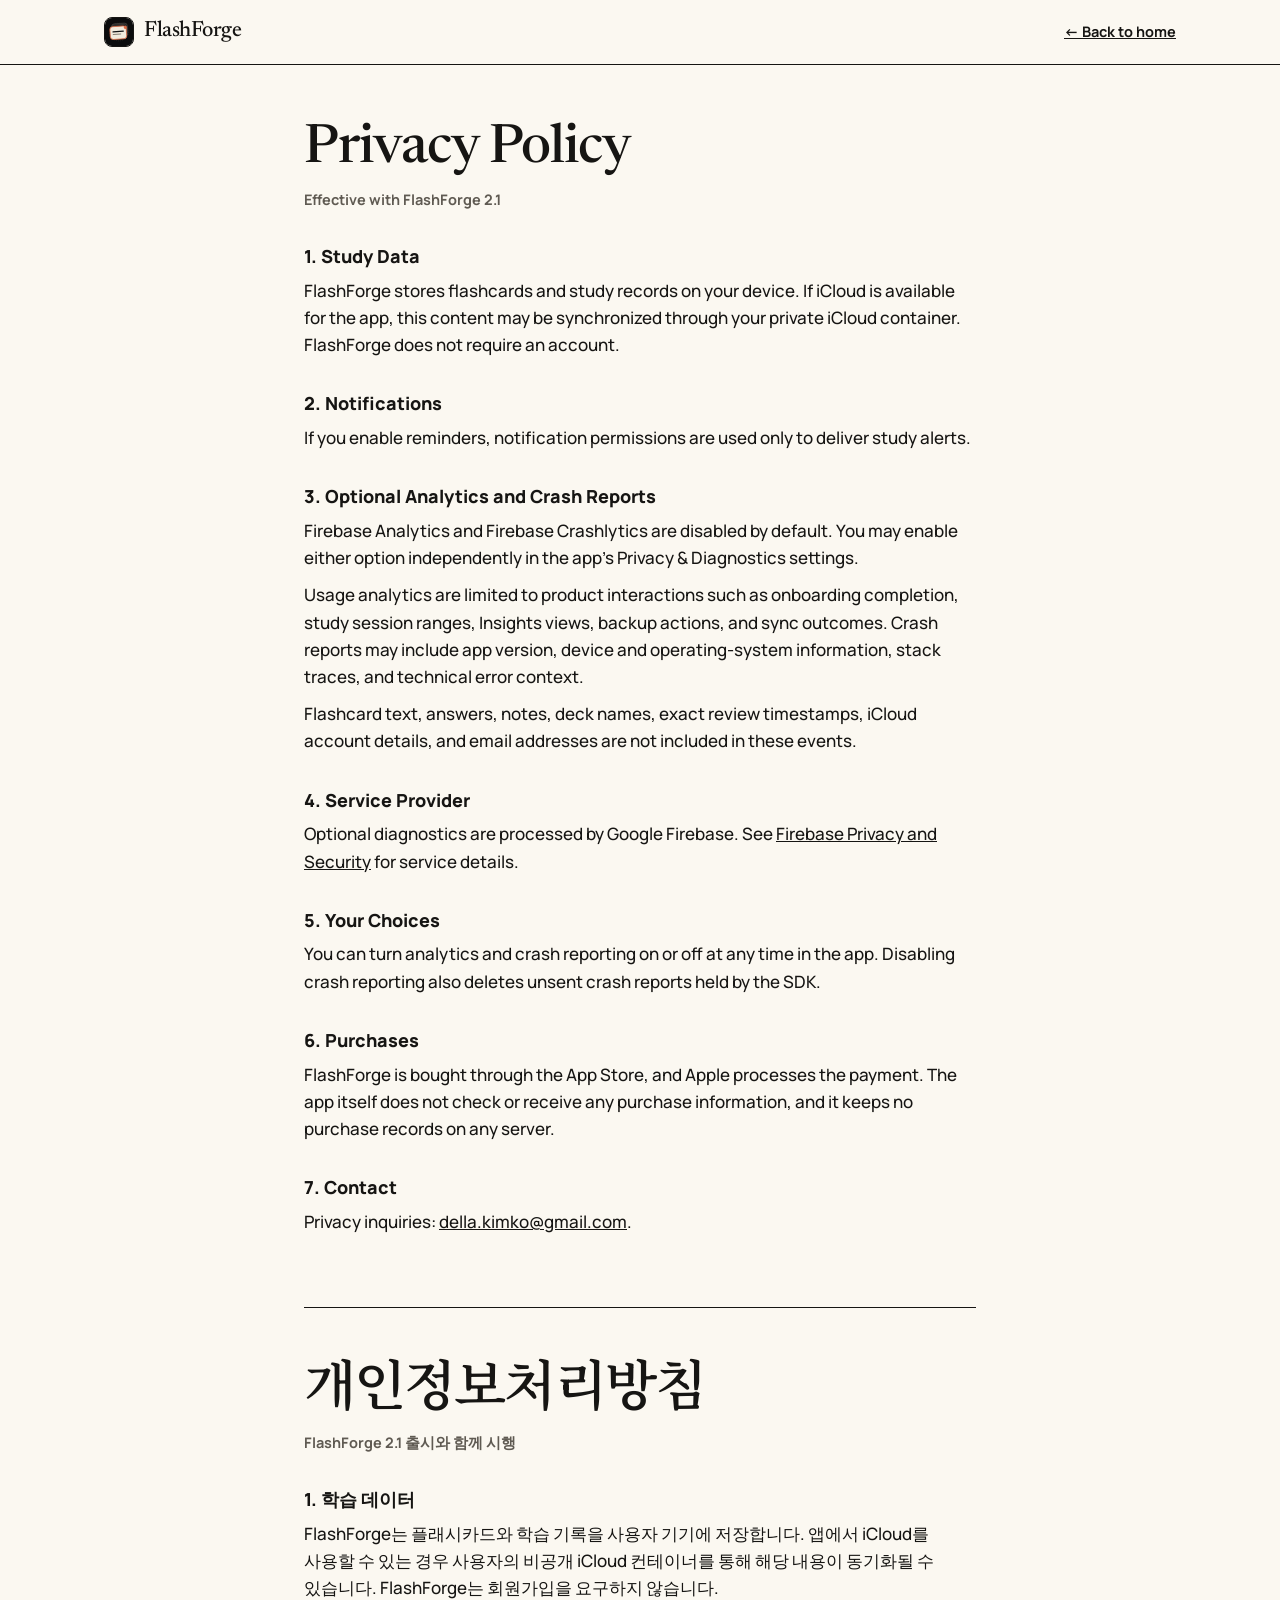
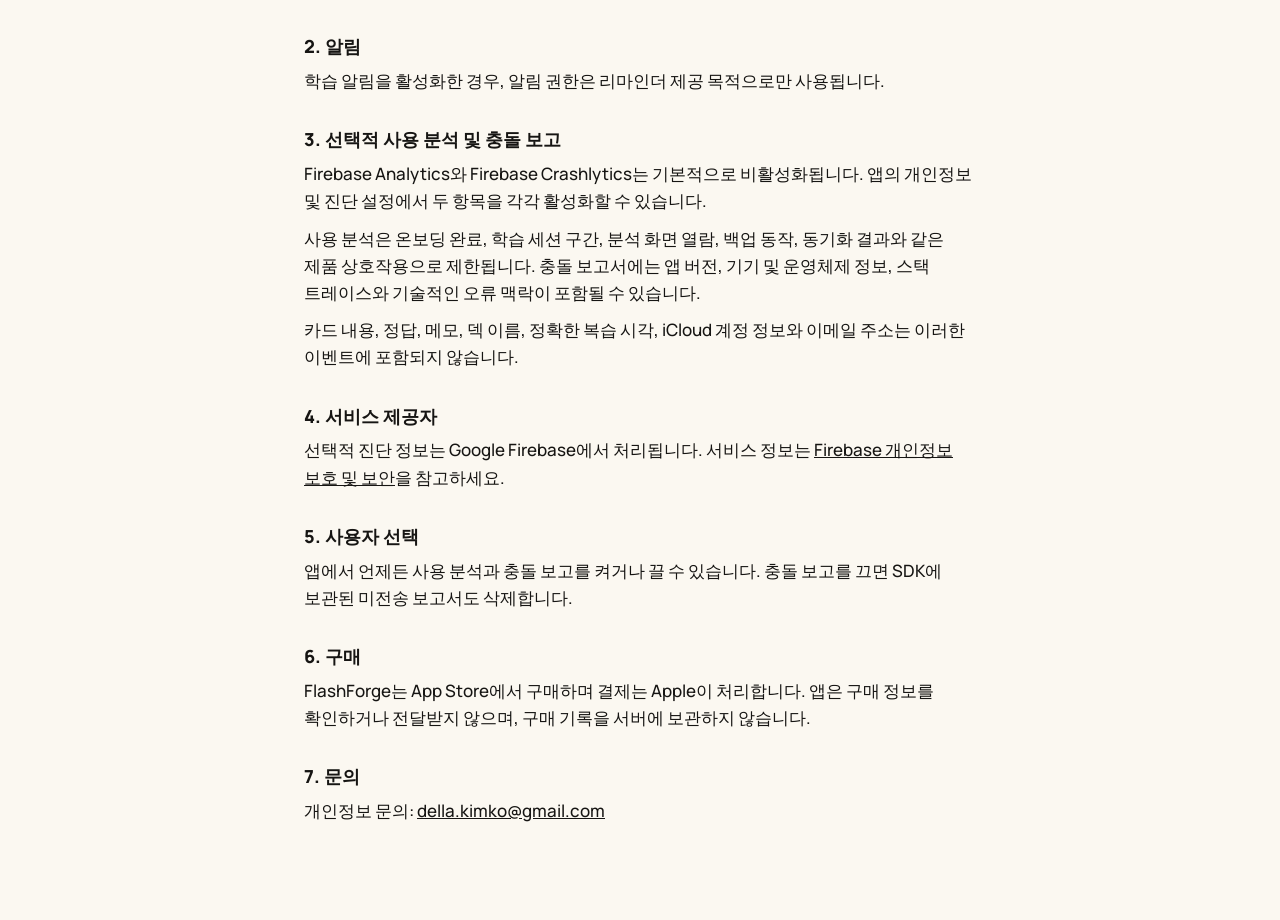
<file: docs/privacy.html>
<!DOCTYPE html>
<html lang="en">
<head>
  <meta charset="UTF-8">
  <meta name="viewport" content="width=device-width, initial-scale=1.0">
  <title>FlashForge Privacy Policy</title>
  <meta name="theme-color" content="#0b0c0d">
  <link rel="icon" href="assets/brand-mark.svg" type="image/svg+xml">
  <link rel="preconnect" href="https://fonts.googleapis.com">
  <link rel="preconnect" href="https://fonts.gstatic.com" crossorigin>
  <link href="https://fonts.googleapis.com/css2?family=Manrope:wght@500;600;700;800&amp;family=Newsreader:opsz,wght@6..72,500&amp;family=Noto+Serif+KR:wght@600&amp;display=swap" rel="stylesheet">
  <link rel="stylesheet" href="assets/styles.css">
</head>
<body class="legal-page">
  <header class="legal-header">
    <nav class="legal-nav container">
      <a class="brand" href="index.html" aria-label="FlashForge home">
        <img src="assets/brand-mark.svg" alt="">
        <span>FlashForge</span>
      </a>
      <a class="legal-back" href="index.html">← Back to home</a>
    </nav>
  </header>

  <main class="legal-main">
    <article lang="en">
      <h1>Privacy Policy</h1>
      <p class="legal-date">Effective with FlashForge 2.1</p>

      <h2>1. Study Data</h2>
      <p>FlashForge stores flashcards and study records on your device. If iCloud is available for the app, this content may be synchronized through your private iCloud container. FlashForge does not require an account.</p>

      <h2>2. Notifications</h2>
      <p>If you enable reminders, notification permissions are used only to deliver study alerts.</p>

      <h2>3. Optional Analytics and Crash Reports</h2>
      <p>Firebase Analytics and Firebase Crashlytics are disabled by default. You may enable either option independently in the app's Privacy &amp; Diagnostics settings.</p>
      <p>Usage analytics are limited to product interactions such as onboarding completion, study session ranges, Insights views, backup actions, and sync outcomes. Crash reports may include app version, device and operating-system information, stack traces, and technical error context.</p>
      <p>Flashcard text, answers, notes, deck names, exact review timestamps, iCloud account details, and email addresses are not included in these events.</p>

      <h2>4. Service Provider</h2>
      <p>Optional diagnostics are processed by Google Firebase. See <a href="https://firebase.google.com/support/privacy" target="_blank" rel="noreferrer">Firebase Privacy and Security</a> for service details.</p>

      <h2>5. Your Choices</h2>
      <p>You can turn analytics and crash reporting on or off at any time in the app. Disabling crash reporting also deletes unsent crash reports held by the SDK.</p>

      <h2>6. Purchases</h2>
      <p>FlashForge is bought through the App Store, and Apple processes the payment. The app itself does not check or receive any purchase information, and it keeps no purchase records on any server.</p>

      <h2>7. Contact</h2>
      <p>Privacy inquiries: <a href="mailto:della.kimko@gmail.com">della.kimko@gmail.com</a>.</p>
    </article>

    <article lang="ko">
      <h1>개인정보처리방침</h1>
      <p class="legal-date">FlashForge 2.1 출시와 함께 시행</p>

      <h2>1. 학습 데이터</h2>
      <p>FlashForge는 플래시카드와 학습 기록을 사용자 기기에 저장합니다. 앱에서 iCloud를 사용할 수 있는 경우 사용자의 비공개 iCloud 컨테이너를 통해 해당 내용이 동기화될 수 있습니다. FlashForge는 회원가입을 요구하지 않습니다.</p>

      <h2>2. 알림</h2>
      <p>학습 알림을 활성화한 경우, 알림 권한은 리마인더 제공 목적으로만 사용됩니다.</p>

      <h2>3. 선택적 사용 분석 및 충돌 보고</h2>
      <p>Firebase Analytics와 Firebase Crashlytics는 기본적으로 비활성화됩니다. 앱의 개인정보 및 진단 설정에서 두 항목을 각각 활성화할 수 있습니다.</p>
      <p>사용 분석은 온보딩 완료, 학습 세션 구간, 분석 화면 열람, 백업 동작, 동기화 결과와 같은 제품 상호작용으로 제한됩니다. 충돌 보고서에는 앱 버전, 기기 및 운영체제 정보, 스택 트레이스와 기술적인 오류 맥락이 포함될 수 있습니다.</p>
      <p>카드 내용, 정답, 메모, 덱 이름, 정확한 복습 시각, iCloud 계정 정보와 이메일 주소는 이러한 이벤트에 포함되지 않습니다.</p>

      <h2>4. 서비스 제공자</h2>
      <p>선택적 진단 정보는 Google Firebase에서 처리됩니다. 서비스 정보는 <a href="https://firebase.google.com/support/privacy" target="_blank" rel="noreferrer">Firebase 개인정보 보호 및 보안</a>을 참고하세요.</p>

      <h2>5. 사용자 선택</h2>
      <p>앱에서 언제든 사용 분석과 충돌 보고를 켜거나 끌 수 있습니다. 충돌 보고를 끄면 SDK에 보관된 미전송 보고서도 삭제합니다.</p>

      <h2>6. 구매</h2>
      <p>FlashForge는 App Store에서 구매하며 결제는 Apple이 처리합니다. 앱은 구매 정보를 확인하거나 전달받지 않으며, 구매 기록을 서버에 보관하지 않습니다.</p>

      <h2>7. 문의</h2>
      <p>개인정보 문의: <a href="mailto:della.kimko@gmail.com">della.kimko@gmail.com</a></p>
    </article>
  </main>
</body>
</html>
</file>
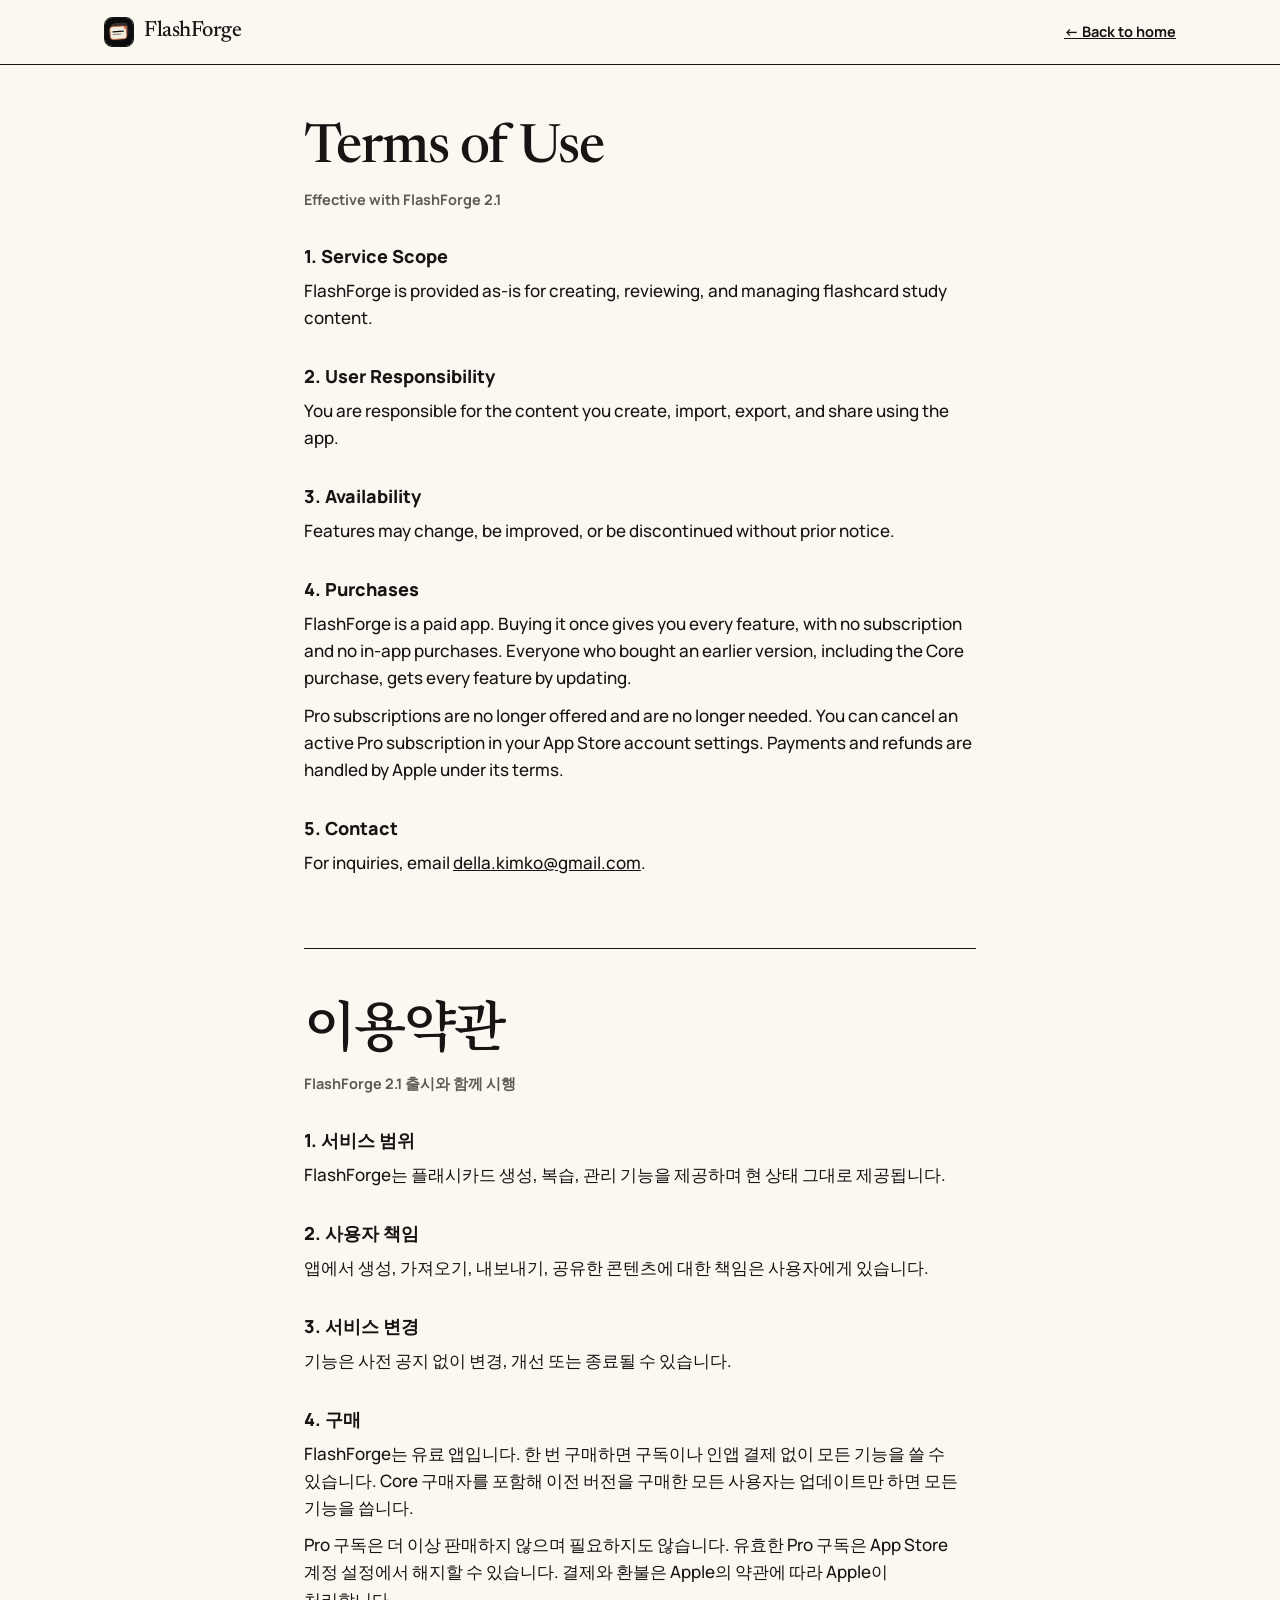
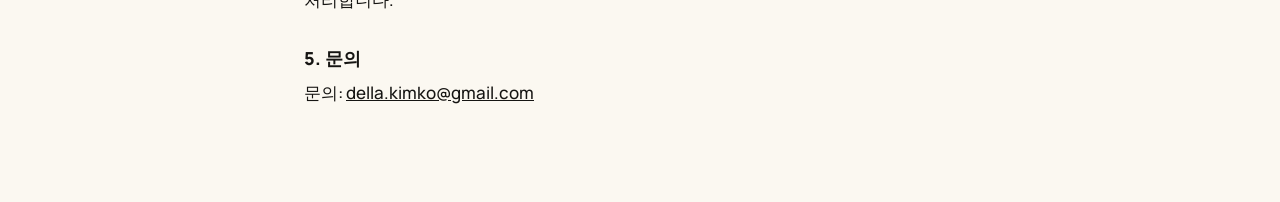
<file: docs/terms.html>
<!DOCTYPE html>
<html lang="en">
<head>
  <meta charset="UTF-8">
  <meta name="viewport" content="width=device-width, initial-scale=1.0">
  <title>FlashForge Terms of Use</title>
  <meta name="theme-color" content="#0b0c0d">
  <link rel="icon" href="assets/brand-mark.svg" type="image/svg+xml">
  <link rel="preconnect" href="https://fonts.googleapis.com">
  <link rel="preconnect" href="https://fonts.gstatic.com" crossorigin>
  <link href="https://fonts.googleapis.com/css2?family=Manrope:wght@500;600;700;800&amp;family=Newsreader:opsz,wght@6..72,500&amp;family=Noto+Serif+KR:wght@600&amp;display=swap" rel="stylesheet">
  <link rel="stylesheet" href="assets/styles.css">
</head>
<body class="legal-page">
  <header class="legal-header">
    <nav class="legal-nav container">
      <a class="brand" href="index.html" aria-label="FlashForge home">
        <img src="assets/brand-mark.svg" alt="">
        <span>FlashForge</span>
      </a>
      <a class="legal-back" href="index.html">← Back to home</a>
    </nav>
  </header>

  <main class="legal-main">
    <article lang="en">
      <h1>Terms of Use</h1>
      <p class="legal-date">Effective with FlashForge 2.1</p>

      <h2>1. Service Scope</h2>
      <p>FlashForge is provided as-is for creating, reviewing, and managing flashcard study content.</p>

      <h2>2. User Responsibility</h2>
      <p>You are responsible for the content you create, import, export, and share using the app.</p>

      <h2>3. Availability</h2>
      <p>Features may change, be improved, or be discontinued without prior notice.</p>

      <h2>4. Purchases</h2>
      <p>FlashForge is a paid app. Buying it once gives you every feature, with no subscription and no in-app purchases. Everyone who bought an earlier version, including the Core purchase, gets every feature by updating.</p>
      <p>Pro subscriptions are no longer offered and are no longer needed. You can cancel an active Pro subscription in your App Store account settings. Payments and refunds are handled by Apple under its terms.</p>

      <h2>5. Contact</h2>
      <p>For inquiries, email <a href="mailto:della.kimko@gmail.com">della.kimko@gmail.com</a>.</p>
    </article>

    <article lang="ko">
      <h1>이용약관</h1>
      <p class="legal-date">FlashForge 2.1 출시와 함께 시행</p>

      <h2>1. 서비스 범위</h2>
      <p>FlashForge는 플래시카드 생성, 복습, 관리 기능을 제공하며 현 상태 그대로 제공됩니다.</p>

      <h2>2. 사용자 책임</h2>
      <p>앱에서 생성, 가져오기, 내보내기, 공유한 콘텐츠에 대한 책임은 사용자에게 있습니다.</p>

      <h2>3. 서비스 변경</h2>
      <p>기능은 사전 공지 없이 변경, 개선 또는 종료될 수 있습니다.</p>

      <h2>4. 구매</h2>
      <p>FlashForge는 유료 앱입니다. 한 번 구매하면 구독이나 인앱 결제 없이 모든 기능을 쓸 수 있습니다. Core 구매자를 포함해 이전 버전을 구매한 모든 사용자는 업데이트만 하면 모든 기능을 씁니다.</p>
      <p>Pro 구독은 더 이상 판매하지 않으며 필요하지도 않습니다. 유효한 Pro 구독은 App Store 계정 설정에서 해지할 수 있습니다. 결제와 환불은 Apple의 약관에 따라 Apple이 처리합니다.</p>

      <h2>5. 문의</h2>
      <p>문의: <a href="mailto:della.kimko@gmail.com">della.kimko@gmail.com</a></p>
    </article>
  </main>
</body>
</html>
</file>
<file: docs/assets/styles.css>
:root {
  --ink: #161513;
  --paper: #fbf8f1;
  --white: #fffdf8;
  --muted: #5f5a52;
  --lilac: #e6d6fa;
  --lime: #e0ee9c;
  --peach: #ffd0b0;
  --sky: #cde4f7;
  --butter: #f6e3a1;
  --line: 1.5px solid var(--ink);
  --serif: "Newsreader", "Noto Serif KR", Georgia, serif;
  --sans: "Manrope", -apple-system, BlinkMacSystemFont, "Apple SD Gothic Neo", "Noto Sans KR", sans-serif;
}

*,
*::before,
*::after {
  box-sizing: border-box;
}

html {
  scroll-behavior: smooth;
}

body {
  margin: 0;
  background: var(--paper);
  color: var(--ink);
  font-family: var(--sans);
  font-size: 17px;
  font-weight: 500;
  line-height: 1.6;
  -webkit-font-smoothing: antialiased;
}

img {
  max-width: 100%;
  height: auto;
}

a {
  color: inherit;
}

h1,
h2,
h3,
p,
ul,
ol {
  margin: 0;
}

h1,
h2,
.plan h3 {
  font-family: var(--serif);
  font-weight: 500;
  letter-spacing: -0.02em;
  text-wrap: balance;
}

:lang(ko) h1,
:lang(ko) h2,
:lang(ko) .plan h3 {
  font-weight: 600;
  letter-spacing: -0.035em;
  word-break: keep-all;
}

:lang(ko) p,
:lang(ko) li {
  word-break: keep-all;
}

h2 {
  font-size: clamp(30px, 4.2vw, 46px);
  line-height: 1.1;
}

h3 {
  font-size: 19px;
  font-weight: 800;
  line-height: 1.3;
}

.container {
  width: 100%;
  max-width: 1120px;
  margin: 0 auto;
  padding: 0 24px;
}

.visually-hidden {
  position: absolute;
  width: 1px;
  height: 1px;
  overflow: hidden;
  clip-path: inset(50%);
  white-space: nowrap;
}

:focus-visible {
  outline: 3px solid var(--ink);
  outline-offset: 3px;
  border-radius: 6px;
}

/* Header */

.site-header {
  position: sticky;
  top: 0;
  z-index: 10;
  background: var(--paper);
  border-bottom: var(--line);
}

.nav {
  display: flex;
  align-items: center;
  justify-content: space-between;
  gap: 16px;
  min-height: 64px;
}

.brand {
  display: inline-flex;
  align-items: center;
  gap: 10px;
  font-family: var(--serif);
  font-size: 22px;
  letter-spacing: -0.02em;
  text-decoration: none;
}

.brand img {
  width: 30px;
  height: 30px;
  border: var(--line);
  border-radius: 8px;
}

.nav-right {
  display: flex;
  align-items: center;
  gap: 22px;
  font-size: 14.5px;
  font-weight: 700;
}

.nav-right a {
  text-decoration: none;
}

.nav-right a:hover {
  text-decoration: underline;
  text-underline-offset: 4px;
}

.lang-wrap select {
  appearance: none;
  height: 36px;
  padding: 0 14px;
  border: var(--line);
  border-radius: 18px;
  background: var(--white);
  color: var(--ink);
  font: inherit;
  cursor: pointer;
}

/* Hero */

.hero {
  background: var(--lilac);
  border-bottom: var(--line);
  overflow: hidden;
}

.hero-layout {
  display: grid;
  grid-template-columns: minmax(0, 1.1fr) minmax(0, 0.9fr);
  align-items: center;
  gap: 40px;
  padding-top: 72px;
  padding-bottom: 0;
}

.hero-copy {
  padding-bottom: 72px;
}

.pill {
  display: inline-block;
  padding: 6px 14px;
  border: var(--line);
  border-radius: 999px;
  background: var(--white);
  font-size: 13.5px;
  font-weight: 700;
}

.hero h1 {
  margin-top: 22px;
  font-size: clamp(48px, 8vw, 92px);
  line-height: 0.98;
}

.hero h1 span {
  display: block;
}

:lang(ko) .hero h1 {
  font-size: clamp(38px, 6.4vw, 76px);
  line-height: 1.12;
}

:lang(ko) .hero h1 span {
  white-space: nowrap;
}

.hero-sub {
  max-width: 30em;
  margin-top: 22px;
  font-size: 19px;
  font-weight: 600;
}

.store-row {
  display: flex;
  flex-wrap: wrap;
  align-items: center;
  gap: 22px;
  margin-top: 30px;
}

.app-store-link {
  display: inline-flex;
}

.text-link {
  font-weight: 800;
  text-underline-offset: 4px;
}

.trust-row {
  display: flex;
  flex-wrap: wrap;
  gap: 8px;
  margin-top: 30px;
  padding: 0;
  list-style: none;
}

.trust-row li {
  padding: 5px 13px;
  border: var(--line);
  border-radius: 999px;
  font-size: 13.5px;
  font-weight: 700;
}

.shot {
  display: block;
  border: var(--line);
  border-radius: 38px;
  background: var(--white);
}

.hero-shots {
  position: relative;
  align-self: end;
  height: 560px;
}

.hero-shots .shot {
  position: absolute;
  bottom: -150px;
  width: 300px;
}

.shot-back {
  right: 0;
  transform: rotate(5deg);
}

.shot-front {
  right: 150px;
  transform: rotate(-3deg);
  box-shadow: 5px 5px 0 var(--ink);
}

/* Sections */

.section {
  padding-top: 96px;
  padding-bottom: 8px;
}

.section-intro {
  max-width: 40em;
  margin-bottom: 36px;
}

.section-intro p {
  margin-top: 12px;
  color: var(--muted);
  font-weight: 600;
}

.field {
  padding: 26px 26px 28px;
  border: var(--line);
  border-radius: 24px;
}

.field p {
  margin-top: 8px;
  font-weight: 600;
}

.field-lilac {
  background: var(--lilac);
}

.field-peach {
  background: var(--peach);
}

.field-lime {
  background: var(--lime);
}

.field-sky {
  background: var(--sky);
}

.feature-grid {
  display: grid;
  grid-template-columns: repeat(3, minmax(0, 1fr));
  gap: 16px;
}

.plan-grid {
  display: grid;
  grid-template-columns: repeat(2, minmax(0, 1fr));
  gap: 16px;
}

.grade-sample {
  display: grid;
  grid-template-columns: repeat(4, 1fr);
  gap: 6px;
  margin-top: 22px;
}

.grade-sample i {
  height: 34px;
  border: var(--line);
  border-radius: 12px;
  background: var(--white);
}

.grade-sample i.on {
  background: var(--ink);
}

.mini-heatmap {
  display: grid;
  grid-template-columns: repeat(8, 1fr);
  gap: 7px;
  max-width: 220px;
  margin-top: 22px;
}

.mini-heatmap i {
  aspect-ratio: 1;
  border-radius: 50%;
  background: rgb(22 21 19 / 0.1);
}

.mini-heatmap i.mid {
  background: rgb(22 21 19 / 0.45);
}

.mini-heatmap i.on {
  background: var(--ink);
}

.insight-layout {
  display: grid;
  grid-template-columns: 300px minmax(0, 1fr);
  align-items: center;
  gap: 64px;
}

.insight-layout .shot {
  box-shadow: 5px 5px 0 var(--ink);
}

.flow-list {
  display: grid;
  gap: 0;
  margin-top: 28px;
  padding: 0;
  list-style: none;
  border-top: var(--line);
}

.flow-list li {
  display: grid;
  grid-template-columns: 44px minmax(0, 1fr);
  gap: 8px;
  padding: 18px 0;
  border-bottom: var(--line);
}

.flow-list span {
  font-family: var(--serif);
  font-size: 30px;
  line-height: 1;
}

.flow-list p {
  margin-top: 2px;
  color: var(--muted);
  font-weight: 600;
}

/* Plans */

.plan {
  display: flex;
  flex-direction: column;
  padding: 26px;
  border: var(--line);
  border-radius: 24px;
  background: var(--white);
}

.plan h3 {
  font-size: 34px;
  line-height: 1;
}

.plan-kind {
  margin-top: 8px;
  font-size: 14px;
  font-weight: 800;
}

.plan ul {
  display: grid;
  gap: 10px;
  margin-top: 20px;
  padding: 20px 0 0;
  border-top: var(--line);
  list-style: none;
  font-size: 15.5px;
  font-weight: 600;
}

.plan-pro {
  background: var(--lime);
  box-shadow: 5px 5px 0 var(--ink);
}

/* Privacy and support */

.privacy-panel {
  padding: 44px 40px;
}

.privacy-panel p {
  max-width: 44em;
  margin-top: 14px;
}

.privacy-panel .text-link {
  display: inline-block;
  margin-top: 20px;
}

.support-panel {
  display: grid;
  grid-template-columns: minmax(0, 1fr) minmax(0, 1fr);
  gap: 40px;
  align-items: start;
  padding: 40px 0;
  border-top: var(--line);
  border-bottom: var(--line);
}

.support-copy p {
  margin-top: 12px;
  color: var(--muted);
  font-weight: 600;
}

.button,
.copy-btn {
  display: inline-flex;
  align-items: center;
  border: var(--line);
  border-radius: 999px;
  font: inherit;
  font-weight: 800;
  text-decoration: none;
  cursor: pointer;
}

.button {
  margin-top: 22px;
  padding: 12px 22px;
  background: var(--ink);
  color: var(--white);
}

.wallet-list {
  display: grid;
  gap: 12px;
}

.wallet {
  display: flex;
  align-items: center;
  justify-content: space-between;
  gap: 14px;
  padding: 14px 16px;
  border: var(--line);
  border-radius: 18px;
  background: var(--white);
}

.wallet > div {
  min-width: 0;
}

.wallet span {
  display: block;
  font-size: 12px;
  font-weight: 800;
}

.wallet code {
  display: block;
  overflow-wrap: anywhere;
  font-size: 13px;
}

.copy-btn {
  flex: none;
  padding: 7px 15px;
  background: transparent;
  color: var(--ink);
  font-size: 13.5px;
}

.copy-btn:hover,
.button:hover {
  transform: translate(-1px, -1px);
  box-shadow: 2px 2px 0 var(--ink);
}

/* Footer */

.site-footer {
  margin-top: 96px;
  padding: 36px 0 48px;
  border-top: var(--line);
  font-size: 14px;
}

.footer-inner {
  display: flex;
  flex-wrap: wrap;
  justify-content: space-between;
  gap: 24px;
}

.footer-brand {
  font-family: var(--serif);
  font-size: 22px;
}

.footer-brand span {
  font-size: 15px;
  color: var(--muted);
}

.site-footer p {
  color: var(--muted);
}

.apple-credit {
  max-width: 46em;
  margin-top: 10px;
  font-size: 12.5px;
}

.footer-links {
  display: flex;
  flex-wrap: wrap;
  gap: 20px;
  font-weight: 700;
}

.toast {
  position: fixed;
  left: 50%;
  bottom: 28px;
  padding: 11px 20px;
  border-radius: 999px;
  background: var(--ink);
  color: var(--white);
  font-size: 14px;
  font-weight: 700;
  opacity: 0;
  pointer-events: none;
  transform: translate(-50%, 8px);
  transition: opacity 0.2s ease, transform 0.2s ease;
}

.toast.show {
  opacity: 1;
  transform: translate(-50%, 0);
}

/* Legal pages */

.legal-header {
  border-bottom: var(--line);
}

.legal-nav {
  display: flex;
  align-items: center;
  justify-content: space-between;
  min-height: 64px;
}

.legal-back {
  font-size: 14.5px;
  font-weight: 700;
}

.legal-main {
  max-width: 720px;
  margin: 0 auto;
  padding: 56px 24px 96px;
}

.legal-main article + article {
  margin-top: 72px;
  padding-top: 56px;
  border-top: var(--line);
}

.legal-main h1 {
  font-size: clamp(36px, 6vw, 54px);
  line-height: 1.05;
}

.legal-main h2 {
  margin-top: 36px;
  font-family: var(--sans);
  font-size: 18px;
  font-weight: 800;
  letter-spacing: 0;
}

.legal-main p {
  margin-top: 10px;
}

.legal-date {
  color: var(--muted);
  font-size: 14.5px;
  font-weight: 700;
}

/* Small screens */

@media (max-width: 860px) {
  .nav-right a {
    display: none;
  }

  .hero-layout {
    grid-template-columns: minmax(0, 1fr);
    padding-top: 48px;
  }

  .hero-copy {
    padding-bottom: 8px;
  }

  .hero-shots {
    height: 330px;
    margin: 0 auto;
    width: min(100%, 380px);
  }

  .hero-shots .shot {
    bottom: -210px;
    width: 250px;
  }

  .shot-front {
    right: auto;
    left: 0;
  }

  .feature-grid,
  .plan-grid,
  .support-panel {
    grid-template-columns: minmax(0, 1fr);
  }

  .insight-layout {
    grid-template-columns: minmax(0, 1fr);
    gap: 36px;
  }

  .insight-layout .shot {
    width: 260px;
    margin: 0 auto;
  }

  .section {
    padding-top: 72px;
  }

  .privacy-panel {
    padding: 30px 24px;
  }
}

@media (prefers-reduced-motion: reduce) {
  html {
    scroll-behavior: auto;
  }

  .toast,
  .copy-btn,
  .button {
    transition: none;
  }
}
</file>
